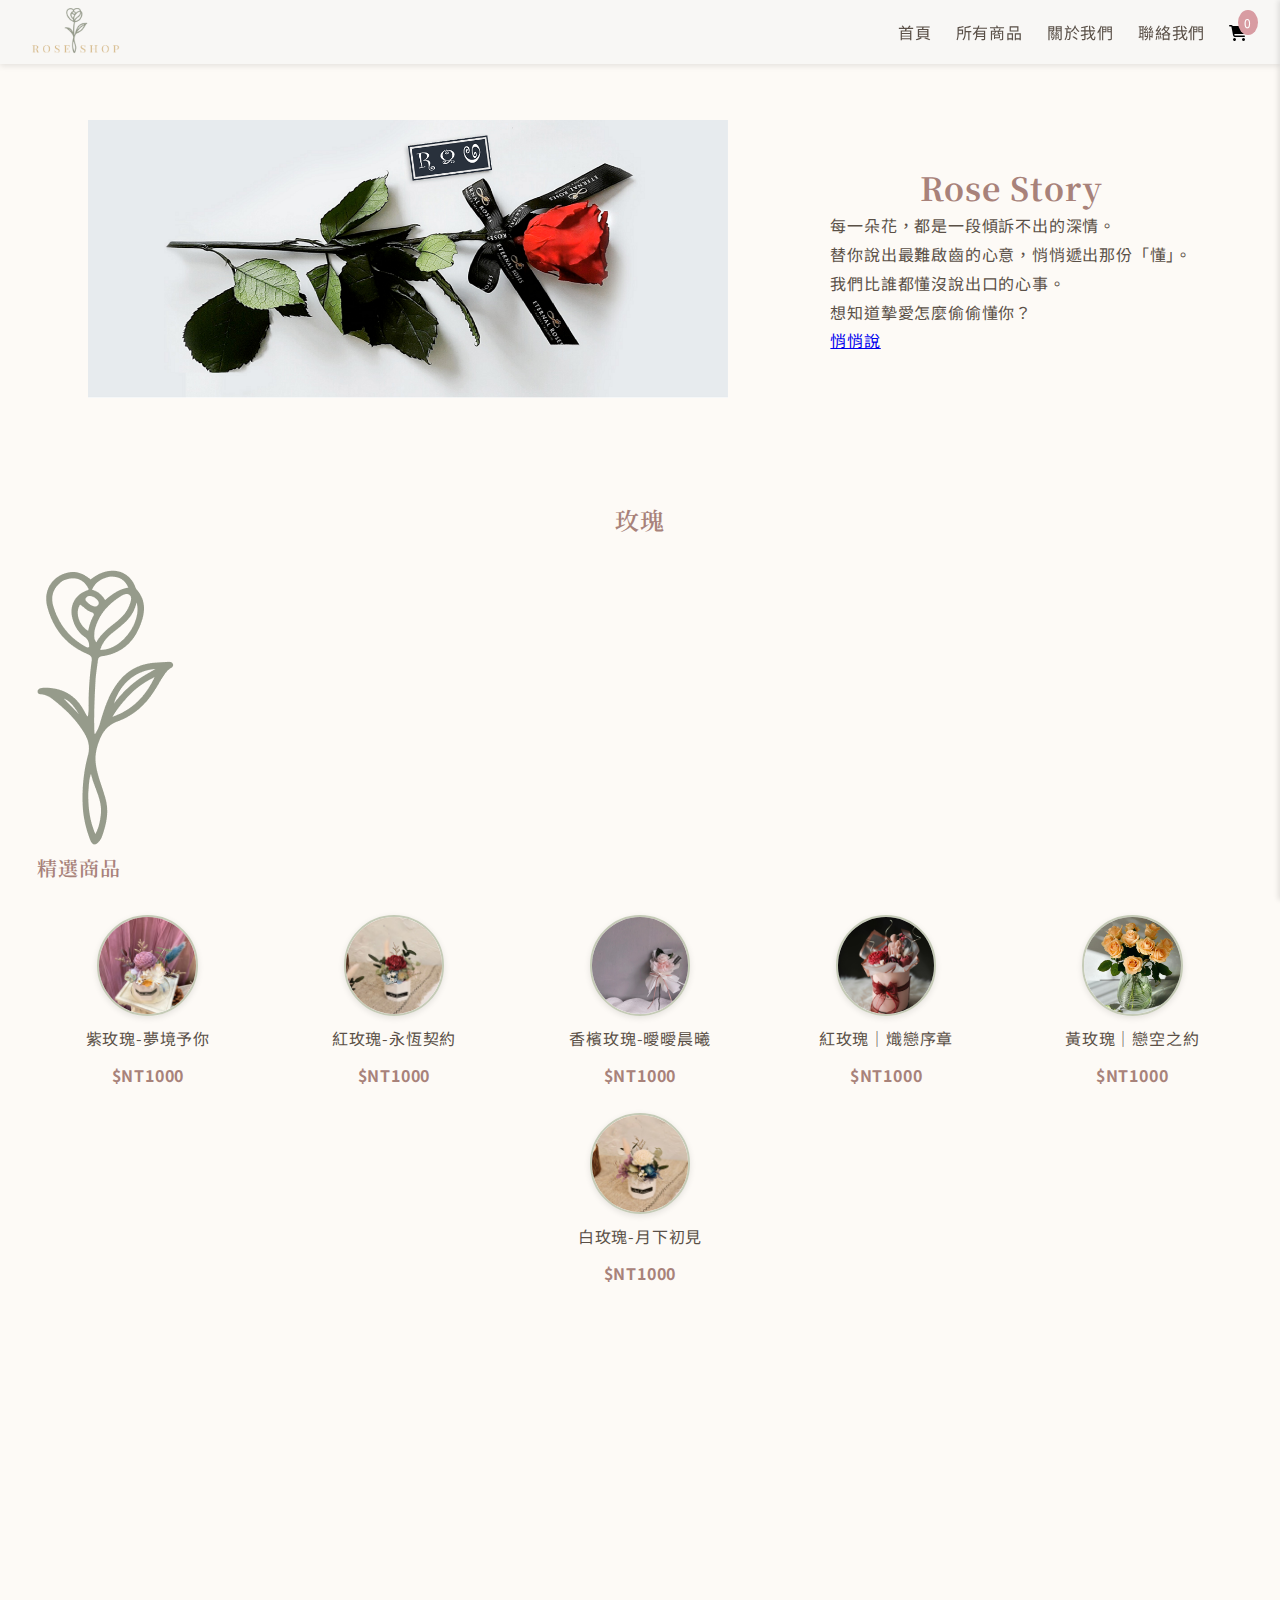
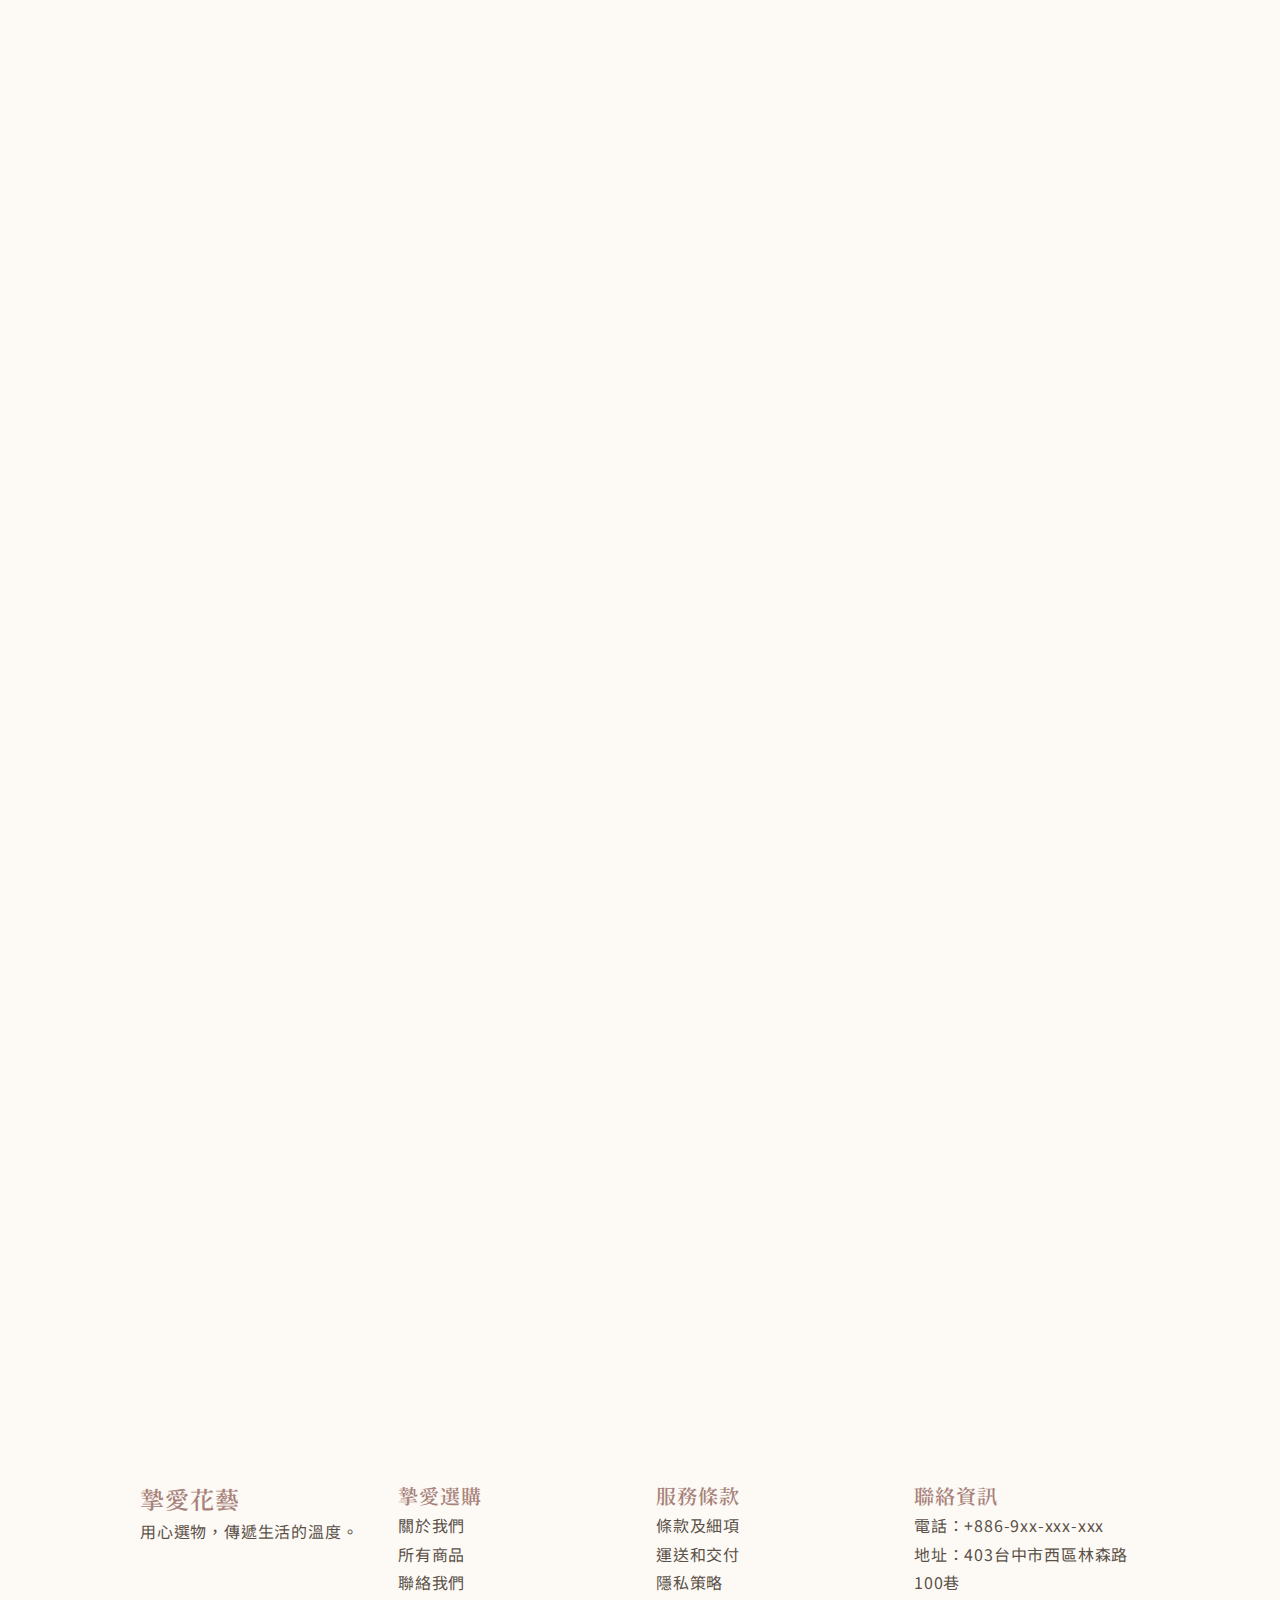
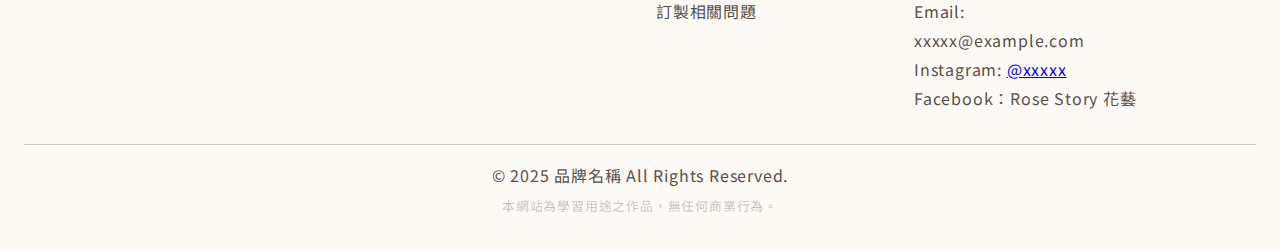
<file: index.html>
<!DOCTYPE html>
<html lang="zh-Hant">
  <head>
    <meta charset="UTF-8" />
    <meta name="viewport" content="width=device-width, initial-scale=1.0" />
    <title>摯愛花藝</title>

    <link
      rel="stylesheet"
      href="https://cdnjs.cloudflare.com/ajax/libs/font-awesome/6.5.0/css/all.min.css"
      integrity="sha512-..."
      crossorigin="anonymous"
      referrerpolicy="no-referrer"
    />
    <link rel="stylesheet" href="css/index.css" />
    <link rel="stylesheet" href="css/car.css" />
    <link rel="stylesheet" href="css/product-popup.css" />

    <link rel="icon" href="img/icon16.png" />
    <link rel="icon" href="img/icon32.png" type="image/png" />
    <link rel="apple-touch-icon" href="img/icon180.png" />
    <link rel="icon" href="img/icon192.png" />
  </head>
  <body>
    <!-- 第一個部分 導覽列 -->
    <header class="navbar">
      <!--Logo -->
      <div class="navbar__logo">
        <a href="index.html">
          <div class="logo">
            <img src="img/index/logo.png" alt="回到首頁" />
          </div>
        </a>
      </div>
      <div class="navbar__right">
        <!-- 手機選單 -->
        <div class="navbar-list">
          <nav class="navbar__links">
            <a href="index.html">首頁</a>
            <a href="product.html">所有商品</a>
            <a href="about.html">關於我們</a>
            <a href="contact.html">聯絡我們</a>
          </nav>
        </div>
        <!-- 購物車 -->
        <div class="cart-link" id="cartLink">
          <i class="fa fa-shopping-cart"></i>
          <span id="cart-count" class="cart-count"></span>
        </div>
        <!-- 手機漢堡 -->
        <div class="navbar__toggle" id="navbar-toggle">
          <span></span>
          <span></span>
          <span></span>
        </div>
      </div>
    </header>

    <!-- 第二個部分 關於我們 -->
    <section class="about-section fade-in">
      <div class="about-section__img">
        <img src="img/ad.png" alt="形象圖" />
      </div>

      <div class="about-section__txt">
        <h1>Rose Story</h1>
        <p>
          每一朵花，都是一段傾訴不出的深情。<br />
          替你說出最難啟齒的心意，悄悄遞出那份「懂」。
        </p>
        <div class="cta">
          <p class="cta-lead">
            我們比誰都懂沒說出口的心事。<br />想知道摯愛怎麼偷偷懂你？
          </p>
          <a href="#" class="cta-btn">悄悄說</a>
        </div>
      </div>
    </section>

    <!-- 第三個部分 精選商品-->
    <section class="product-section fade-in">
      <div class="product-section__title"><h2>玫瑰</h2></div>
      <div class="product-section__subtitle">
        <div><img src="img/Vector.png" alt="裝飾" /></div>
        <h3>精選商品</h3>
      </div>

      <div class="product-list">
        <!-- 商品 -->
        <div
          class="product-item product"
          onclick="openModal(this)"
          data-name="夢境予你｜紫玫瑰花束"
          data-category="經典系列"
          data-img="img/index/5178.jpg"
          data-description="紫色玫瑰如同夢境，神秘又浪漫，是只屬於愛人的溫柔祝福。"
          data-price="$NT1000"
          data-span="🌹 主花材：紫玫瑰＋薰衣草＋銀葉菊
               📏 尺寸：小型／中型（9朵／19朵）
               📦 保存方式：永生花（主打「可以保存好幾年」的夢幻感）"
        >
          <div class="product-item__img">
            <img src="img/index/5178.jpg" alt="" />
          </div>
          <div class="product-item__info">
            <p>紫玫瑰-夢境予你</p>
            <span>$NT1000</span>
          </div>
        </div>

        <!-- 商品 -->
        <div
          class="product-item product"
          onclick="openModal(this)"
          data-name="永恆契約｜經典紅玫瑰花束"
          data-category="經典系列"
          data-img="img/index/513.jpg"
          data-description="深紅色玫瑰象徵永不熄滅的愛戀，每一朵都是為你許下的真心承諾。"
          data-price="NT$1000"
          data-span="🌹 花材搭配：紅玫瑰＋白滿天星＋尤加利葉
             📏 尺寸：中型／大型（21朵／33朵）
             📦 保存方式：鮮花"
        >
          <div class="product-item__img">
            <img src="img/index/513.jpg" alt="永恆契約｜經典紅玫瑰花束" />
          </div>
          <div class="product-item__info">
            <p>紅玫瑰-永恆契約</p>
            <span>$NT1000</span>
          </div>
        </div>

        <!-- 商品 -->
        <div
          class="product-item product"
          data-name="曖曖晨曦｜香檳玫瑰花束"
          onclick="openModal(this)"
          data-category="經典系列"
          data-img="img/index/4707.jpg"
          data-description="香檳色玫瑰輕輕訴說著溫柔晨光中的甜蜜祝福。"
          data-price="$NT1000"
          data-span="🌹 香檳玫瑰＋白米花＋小葉尤加利
               📏 尺寸：中型（19～21朵）
               📦 保存方式：鮮花"
        >
          <div class="product-item__img">
            <img src="img/index/4707.jpg" alt="香檳玫瑰-曖曖晨曦" />
          </div>
          <div class="product-item__info">
            <p>香檳玫瑰-曖曖晨曦</p>
            <span>$NT1000</span>
          </div>
        </div>

        <!-- 商品 -->
        <div
          class="product-item product"
          data-name="紅玫瑰｜熾戀序章"
          onclick="openModal(this)"
          data-category="經典系列"
          data-img="img/index/mat.jpg"
          data-description="「有些悸動，不需言語——只消一眼，已然淪陷。」
          一抹熾紅，藏在精緻盒裝之中。
          以經典紅玫瑰為主角，描繪心動初綻的那一刻，如愛情序幕悄然開啟。"
          data-price="$NT1000"
          data-span="🌹 主花材：紅玫瑰＋造型裝飾（依季節搭配花藝師選材）
          📏 尺寸：盒裝（約高18cm × 寬22cm）
          📦 保存方式：鮮花"
        >
          <div class="product-item__img">
            <img src="img/index/mat.jpg" alt="熾戀序章｜紅玫瑰" />
          </div>
          <div class="product-item__info">
            <p>紅玫瑰｜熾戀序章</p>
            <span>$NT1000</span>
          </div>
        </div>

        <!-- 商品 -->
        <div
          class="product-item product"
          data-name="戀空之約｜黃玫瑰花束"
          onclick="openModal(this)"
          data-category="經典系列"
          data-img="img/index/larissafarber.jpg"
          data-description="罕見的黃玫瑰，如同蛋黃般的夕陽，象徵堅定而自由的愛。"
          data-price="$NT1000"
          data-span="🌹 主花材：黃玫瑰
               📏 尺寸：小型／中型（11朵／19朵）
               📦 保存方式：鮮花）"
          data-thumbs="img/index/larissafarber.jpg, img/index/unaizat97.jpg, img/index/nganduong (2).jpg"
        >
          <div class="product-item__img">
            <img src="img/index/larissafarber.jpg" alt="戀空之約｜黃玫瑰花束" />
          </div>
          <div class="product-item__info">
            <p>黃玫瑰｜戀空之約</p>
            <span>$NT1000</span>
          </div>
        </div>

        <!-- 商品 -->
        <div
          class="product-item product"
          data-name="月下初見｜白玫瑰花束"
          onclick="openModal(this)"
          data-category="經典系列"
          data-img="img/index/513745.jpg"
          data-description="白玫瑰純淨無瑕，猶如月光下的初遇，美好而令人心醉。"
          data-price="$NT1000"
          data-span="🌹 主花材：紅玫瑰 + 滿天星
               📏 尺寸：約長25cm × 寬18cm
               📦 保存方式：常溫 / 乾燥陰涼處"
        >
          <div class="product-item__img">
            <img src="img/index/513745.jpg" alt="柔粉優雅｜浪漫粉白花束" />
          </div>
          <div class="product-item__info">
            <p>白玫瑰-月下初見</p>
            <span>$NT1000</span>
          </div>
        </div>
      </div>
    </section>

    <!-- 第三個部分 商品-->
    <div class="product-section_all fade-in">
      <div class="product-section__subtitle">
        <div><img src="img/Vector.png" alt="裝飾" /></div>
        <h3>所有商品</h3>
      </div>

      <div class="product-list_all">
        <!-- 商品 -->
        <div
          class="product-item product-card product"
          data-img="img/index/zabinski.jpg"
          data-name="柔粉優雅｜浪漫粉白花束"
          data-category="浪漫系列"
          data-description="讓溫柔與典雅化作一束永不凋謝的祝福
          以浪漫柔和的粉白色系為基調，融合多種細膩花材與質感包裝，展現細膩卻不浮誇的品味。"
          data-price="NT$999"
          data-span="🌹 主花材：永生康乃馨、永生玫瑰、粉色繡球花、白色滿天星。
          📏 尺寸：高約 25 cm × 直徑約 20 cm（含花材整體）。
          📦 保存方式：請置於乾燥通風處，避免陽光直射與潮濕。"
          data-thumbs="img/index/zabinski.jpg, img/index/nganduong.jpg, img/index/jude.jpg"
        >
          <div class="product-item__img">
            <img src="img/index/zabinski.jpg" alt="浪漫粉白花束" />
          </div>
          <div class="product-item__info">
            <h4>柔粉優雅｜浪漫粉白花束</h4>
            <p>
              讓溫柔與典雅化作一束永不凋謝的祝福<br />
              以浪漫柔和的粉白色系為基調，融合多種細膩花材與質感包裝，展現細膩卻不浮誇的品味。
            </p>
            <div class="price-line">
              <span class="price">$NT999</span>
              <div class="line"></div>
            </div>
          </div>
        </div>

        <!-- 商品 -->
        <div
          class="product-item product-card product"
          data-img="img/index/goods.jpg"
          data-name="此生摯愛｜99朵紅玫瑰花束"
          data-category="高級系列"
          data-description="99朵紅玫瑰，寓意「長長久久」，為摯愛獻上最真摯的誓言。"
          data-price="NT$690"
          data-span="🌹 主花材：99朵紅玫瑰（無配花或少量尤加利葉）
          📏 尺寸：超大型（99朵）
          📦 保存方式：鮮花"
          data-thumbs="img/index/goods.jpg, img/index/sonkaya.jpg, img/index/sanchez.jpg"
        >
          <div class="product-item__img">
            <img src="img/index/goods.jpg" alt="此生摯愛｜99朵紅玫瑰花束" />
          </div>
          <div class="product-item__info">
            <h4>此生摯愛｜99朵紅玫瑰花束</h4>
            <p>99朵紅玫瑰，寓意「長長久久」，為摯愛獻上最真摯的誓言。</p>
            <div class="price-line">
              <span class="price">$NT690</span>
              <div class="line"></div>
            </div>
          </div>
        </div>

        <!-- 商品 -->
        <div
          class="product-item product-card product"
          data-img="img/index/goodssjpg.jpg"
          data-name="微光悸動｜粉裸玫瑰花束"
          data-category="浪漫系列"
          data-description="柔和的裸粉色，如同心動時悄悄綻放的微光，溫柔又悸動。"
          data-price="NT$880"
          data-span="🌹 主花材：裸粉玫瑰＋白蠟花＋銀葉菊
          📏 尺寸：小型／中型（11朵／19朵）
          📦 保存方式：鮮花或永生花（都可以）"
          data-thumbs="img/index/goodssjpg.jpg, img/index/garden.jpg, img/index/kravtsova.jpg"
        >
          <div class="product-item__img">
            <img src="img/index/goodssjpg.jpg" alt="" />
          </div>
          <div class="product-item__info">
            <h4>微光悸動｜粉裸玫瑰花束</h4>
            <p>柔和的裸粉色，如同心動時悄悄綻放的微光，溫柔又悸動。</p>
            <div class="price-line">
              <span class="price">$NT880</span>
              <div class="line"></div>
            </div>
          </div>
        </div>
      </div>
    </div>

    <!-- 第四個部分 聯絡我們-->
    <footer class="footer">
      <div class="footer__content">
        <div class="footer__brand">
          <h2>摯愛花藝</h2>
          <p>用心選物，傳遞生活的溫度。</p>
        </div>

        <div class="footer__nav">
          <h3>摯愛選購</h3>
          <ul>
            <li class="unfinished"><a href="#">關於我們</a></li>
            <li><a href="product.html">所有商品</a></li>
            <li><a href="contact.html">聯絡我們</a></li>
          </ul>
        </div>
        <div class="footer__txt">
          <h3>服務條款</h3>
          <p>條款及細項</p>
          <p>運送和交付</p>
          <p>隱私策略</p>
          <p>訂製相關問題</p>
        </div>
        <div class="footer__contact">
          <h3>聯絡資訊</h3>
          <p>電話：+886-9xx-xxx-xxx</p>
          <p>地址：403台中市西區林森路100巷</p>
          <p>Email: xxxxx@example.com</p>
          <p>Instagram: <a href="*" target="_blank">@xxxxx</a></p>
          <p>Facebook：Rose Story 花藝</p>
        </div>
      </div>

      <div class="footer__bottom">
        <p>&copy; 2025 品牌名稱 All Rights Reserved.</p>
        <span>本網站為學習用途之作品，無任何商業行為。</span>
      </div>
    </footer>

    <!-- 購物車側邊 -->
    <div id="cartSidebar" class="cart-sidebar">
      <p id="emptyCartMessage" class="empty-message">購物車空囉～</p>
      <ul id="cartItemsList"></ul>

      <template id="cart-item-template">
        <li>
          <div class="cart-item">
            <div class="item-info">
              <img src="" alt="" class="item-img" />
              <strong class="item-name"></strong>
            </div>
            <div class="item-detail">
              <div class="item-detail2">
                <span class="item-qty"></span>
                <span class="item-price"></span>
              </div>
              <button class="delete-btn" data-index="">
                <svg
                  xmlns="http://www.w3.org/2000/svg"
                  xmlns:xlink="http://www.w3.org/1999/xlink"
                  version="1.1"
                  id="Layer_1"
                  x="0px"
                  y="0px"
                  width="100%"
                  viewBox="0 0 512 512"
                  enable-background="new 0 0 512 512"
                  xml:space="preserve"
                >
                  <path
                    fill="none"
                    opacity="1.000000"
                    stroke="none"
                    d=" M308.000000,1.000001   C376.298645,1.000000 444.597290,1.000000 512.947998,1.000000   C512.947998,171.545349 512.947998,342.090729 512.947998,513.000000   C464.979706,513.000000 416.958527,513.000000 368.219757,512.654663   C371.808563,510.494171 376.356476,509.099762 380.378876,506.790161   C396.618439,497.465607 407.590118,484.130463 409.937866,465.030945   C411.341309,453.613586 411.951202,442.100311 413.029663,430.640656   C413.520020,425.430359 414.246277,420.240906 414.931458,415.050720   C415.431793,411.260651 411.990723,406.539124 408.251648,406.013672   C403.489197,405.344360 399.516022,407.950012 399.050201,412.607086   C397.579102,427.314209 396.139313,442.029663 395.056702,456.769012   C394.041382,470.591644 388.072632,481.639038 377.160583,489.901978   C367.778900,497.006073 356.584076,497.936920 345.332703,497.973724   C319.837006,498.057098 294.340088,498.121674 268.845032,497.971313   C231.247711,497.749573 193.647873,497.544189 156.056992,496.883118   C143.511932,496.662506 134.375854,489.443817 126.895622,479.801239   C119.598778,470.395050 119.210121,459.121399 118.069664,448.113373   C116.475273,432.723755 115.322823,417.288025 114.018791,401.868866   C112.658882,385.789093 111.358353,369.704346 110.004372,353.624084   C108.692009,338.038025 107.329430,322.456177 106.017021,306.870117   C104.663315,290.793671 103.285759,274.718872 102.024284,258.635071   C100.619675,240.726379 99.334976,222.808243 97.996346,204.894363   C97.652252,200.289520 97.362999,195.679565 96.942604,191.081665   C95.656227,177.012741 94.293144,162.950806 93.011658,148.881454   C92.420441,142.390442 91.949570,135.888443 91.392258,128.997299   C98.279976,128.997299 105.091599,129.077423 111.900314,128.971207   C117.080971,128.890411 121.054482,125.223892 120.996979,120.848274   C120.931030,115.829926 117.651627,113.003365 111.867989,113.001465   C97.870193,112.996864 83.870186,113.156647 69.875191,112.958603   C53.471905,112.726471 45.713158,99.557838 49.997215,86.885803   C52.702179,78.884659 60.876835,74.003426 71.071457,74.003044   C194.885269,73.998444 318.699097,74.000046 442.512909,74.000107   C443.346100,74.000107 444.186279,73.930916 445.011475,74.012428   C460.747345,75.566879 468.348450,87.118752 463.937653,100.468025   C461.377075,108.217690 453.017944,112.993332 443.025818,112.995651   C400.032593,113.005653 357.039368,112.999962 314.046143,113.000000   C258.888184,113.000038 203.730164,113.030075 148.572342,112.934982   C144.755188,112.928406 141.701752,113.990173 140.968079,117.674980   C140.461014,120.221649 140.588043,124.101952 142.143631,125.560585   C144.317032,127.598549 148.084564,128.858536 151.172989,128.864365   C239.658722,129.031113 328.144836,128.998871 416.630890,128.998901   C418.682404,128.998901 420.733948,128.998901 422.790222,128.998901   C422.141907,134.828888 421.441772,139.864426 421.044647,144.923752   C419.640015,162.818604 418.339539,180.721634 416.998444,198.621475   C416.641022,203.392288 416.351013,208.169449 415.906555,212.932175   C414.638641,226.518234 413.205902,240.089645 412.034729,253.683746   C411.186157,263.533264 410.756622,273.418427 409.951691,283.272308   C408.719330,298.358307 407.309601,313.429779 406.007568,328.510193   C405.597046,333.264709 405.310699,338.029816 404.932098,342.787231   C403.965454,354.934357 402.904938,367.074860 402.090179,379.231995   C401.983276,380.827301 402.620544,383.340088 403.738068,383.974274   C406.284546,385.419342 409.580505,387.122101 412.138275,386.599152   C415.979431,385.813782 417.814240,382.168060 418.009613,378.043152   C418.322174,371.443817 418.542969,364.833771 419.102234,358.253754   C420.299622,344.166046 421.761932,330.100952 422.973633,316.014374   C423.793488,306.483521 424.261566,296.922394 425.082916,287.391693   C426.297150,273.302338 427.761871,259.234558 428.973053,245.144958   C429.792175,235.616104 430.229309,226.054123 431.069305,216.527405   C432.267883,202.934280 433.785309,189.369110 434.963562,175.774414   C435.817932,165.916687 436.246490,156.022507 437.052582,146.159927   C437.514252,140.511047 438.351105,134.892822 438.920532,130.091202   C446.453247,128.632126 453.627625,128.422607 459.783539,125.811745   C473.900360,119.824509 481.244781,108.890640 481.108551,92.980873   C480.987152,78.808533 474.679810,68.444946 462.421539,62.499378   C456.330536,59.545113 448.884796,58.271206 442.029419,58.192322   C406.373108,57.782017 370.709534,58.001137 335.048492,58.001102   C333.125031,58.001099 331.201538,58.001102 329.000092,58.001102   C329.000092,49.794697 328.984528,42.314045 329.003357,34.833481   C329.041382,19.720657 322.741516,8.693661 308.459320,2.728255   C308.124054,2.588229 308.145111,1.595176 308.000000,1.000001  M345.467926,301.000031   C346.978851,283.291412 348.516541,265.585022 349.984680,247.872849   C350.434540,242.445328 350.599060,236.993973 351.060303,231.567642   C351.979218,220.758362 353.212463,209.971878 353.919861,199.150085   C354.302124,193.301956 351.968384,191.123169 346.563080,191.001007   C341.328033,190.882690 338.406189,193.730392 337.970612,198.914474   C337.076782,209.551544 335.895203,220.164917 335.042297,230.804886   C333.608276,248.694443 332.337769,266.597107 330.999512,284.494324   C330.642883,289.263611 330.348114,294.038361 329.924591,298.801666   C328.642914,313.215240 327.257599,327.619720 326.019958,342.036957   C325.231476,351.221344 324.723114,360.429779 323.930634,369.613770   C322.503326,386.155029 320.892120,402.680573 319.504517,419.225006   C319.141296,423.555847 322.415070,427.192596 326.691742,427.863403   C330.454437,428.453613 334.461670,425.695435 334.946198,421.294281   C336.489990,407.270477 337.755310,393.214111 338.972076,379.156799   C339.796722,369.629608 340.291748,360.074310 341.053284,350.541107   C342.349854,334.309814 343.740204,318.085968 345.467926,301.000031  M179.999695,248.403564   C179.667328,244.965622 179.278717,241.532028 179.012482,238.088974   C177.984695,224.797653 177.022003,211.501282 175.978745,198.211212   C175.610352,193.518478 172.271149,190.838760 167.227173,191.001511   C162.033081,191.169113 159.949356,193.261093 160.050552,198.792435   C160.119644,202.568161 160.723114,206.331161 160.988831,210.106796   C161.695236,220.143967 162.175232,230.200165 163.060837,240.220917   C164.579636,257.406403 166.390656,274.565826 167.978714,291.745483   C169.068634,303.536346 169.991058,315.342712 170.984314,327.142487   C172.323898,343.056610 173.732040,358.965393 174.971176,374.887360   C175.777328,385.245667 176.234512,395.631165 177.047150,405.988892   C177.442551,411.028442 178.078415,416.072235 179.001068,421.040649   C179.891098,425.833466 183.691635,428.587830 187.572617,427.800415   C192.153595,426.870972 194.636917,423.445435 194.226318,418.643005   C193.482956,409.948456 192.749512,401.253052 192.007355,392.558411   C190.677231,376.975281 189.328186,361.393738 188.015900,345.809113   C186.662323,329.734039 185.343887,313.655975 184.008789,297.579346   C182.673447,281.499847 181.336533,265.420502 179.999695,248.403564  M264.999237,262.500000   C264.999420,241.505920 265.025940,220.511749 264.950562,199.517944   C264.944397,197.804214 264.623291,195.875153 263.791504,194.422333   C261.499512,190.419189 257.448639,190.183685 253.730759,191.297928   C250.086487,192.390152 248.941879,195.584061 248.947449,199.466202   C249.025528,253.784103 249.000656,308.102142 249.000763,362.420166   C249.000809,381.248199 248.866837,400.078308 249.162689,418.901703   C249.201538,421.373596 250.798431,424.864899 252.778214,426.070953   C259.287994,430.036682 264.997192,426.234802 264.997742,418.456299   C265.001404,366.804199 264.999390,315.152100 264.999237,262.500000  z"
                  />
                  <path
                    fill="none"
                    opacity="1.000000"
                    stroke="none"
                    d=" M146.000000,513.000000   C97.691208,513.000000 49.382412,513.000000 1.036809,513.000000   C1.036809,342.444519 1.036809,171.889053 1.036809,1.000000   C69.020531,1.000000 137.041611,1.000000 205.860779,1.281396   C206.186035,2.004303 205.788010,2.658894 205.229034,2.855185   C197.512604,5.564999 191.714722,10.774691 188.682175,18.094181   C186.496231,23.370247 185.585724,29.368401 185.141495,35.124367   C184.560074,42.657715 184.998978,50.269806 184.998978,58.001122   C182.170776,58.001122 180.176086,58.001125 178.181381,58.001125   C142.866470,58.001133 107.551468,57.965897 72.236755,58.048790   C68.138573,58.058407 63.896496,58.162838 59.970127,59.182301   C44.300728,63.250778 35.185299,73.104485 33.290226,86.739754   C30.872883,104.132828 35.614510,116.189980 51.350697,124.365593   C58.204243,127.926292 66.616539,128.486771 75.027031,130.586090   C75.133133,130.973099 75.825493,132.513733 75.947685,134.098328   C77.023720,148.052414 77.993172,162.014694 79.005829,175.973709   C79.339813,180.577560 79.658249,185.183380 80.069466,189.780624   C81.357849,204.184326 82.741165,218.579712 83.980927,232.987503   C84.771782,242.178436 85.279037,251.393890 86.081955,260.583618   C87.311745,274.658966 88.762962,288.715057 89.973679,302.791931   C90.792923,312.317169 91.236404,321.874878 92.070251,331.398621   C93.274185,345.149170 94.793304,358.872406 95.961479,372.625671   C96.825989,382.803772 97.229713,393.020477 98.046127,403.203369   C99.268791,418.453247 100.602676,433.695190 102.033371,448.927002   C102.661598,455.615387 102.952888,462.446198 104.593681,468.908539   C110.049362,490.395966 123.222244,504.858856 144.845398,511.132111   C145.367004,511.283478 145.621124,512.356750 146.000000,513.000000  z"
                  />
                  <path
                    fill="currentColor"
                    opacity="1.000000"
                    stroke="none"
                    d=" M146.468658,513.000000   C145.621124,512.356750 145.367004,511.283478 144.845398,511.132111   C123.222244,504.858856 110.049362,490.395966 104.593681,468.908539   C102.952888,462.446198 102.661598,455.615387 102.033371,448.927002   C100.602676,433.695190 99.268791,418.453247 98.046127,403.203369   C97.229713,393.020477 96.825989,382.803772 95.961479,372.625671   C94.793304,358.872406 93.274185,345.149170 92.070251,331.398621   C91.236404,321.874878 90.792923,312.317169 89.973679,302.791931   C88.762962,288.715057 87.311745,274.658966 86.081955,260.583618   C85.279037,251.393890 84.771782,242.178436 83.980927,232.987503   C82.741165,218.579712 81.357849,204.184326 80.069466,189.780624   C79.658249,185.183380 79.339813,180.577560 79.005829,175.973709   C77.993172,162.014694 77.023720,148.052414 75.947685,134.098328   C75.825493,132.513733 75.133133,130.973099 75.027031,130.586090   C66.616539,128.486771 58.204243,127.926292 51.350697,124.365593   C35.614510,116.189980 30.872883,104.132828 33.290226,86.739754   C35.185299,73.104485 44.300728,63.250778 59.970127,59.182301   C63.896496,58.162838 68.138573,58.058407 72.236755,58.048790   C107.551468,57.965897 142.866470,58.001133 178.181381,58.001125   C180.176086,58.001125 182.170776,58.001122 184.998978,58.001122   C184.998978,50.269806 184.560074,42.657715 185.141495,35.124367   C185.585724,29.368401 186.496231,23.370247 188.682175,18.094181   C191.714722,10.774691 197.512604,5.564999 205.229034,2.855185   C205.788010,2.658894 206.186035,2.004303 206.329437,1.281396   C239.687561,1.000000 273.375122,1.000000 307.531342,1.000001   C308.145111,1.595176 308.124054,2.588229 308.459320,2.728255   C322.741516,8.693661 329.041382,19.720657 329.003357,34.833481   C328.984528,42.314045 329.000092,49.794697 329.000092,58.001102   C331.201538,58.001102 333.125031,58.001099 335.048492,58.001102   C370.709534,58.001137 406.373108,57.782017 442.029419,58.192322   C448.884796,58.271206 456.330536,59.545113 462.421539,62.499378   C474.679810,68.444946 480.987152,78.808533 481.108551,92.980873   C481.244781,108.890640 473.900360,119.824509 459.783539,125.811745   C453.627625,128.422607 446.453247,128.632126 438.920532,130.091202   C438.351105,134.892822 437.514252,140.511047 437.052582,146.159927   C436.246490,156.022507 435.817932,165.916687 434.963562,175.774414   C433.785309,189.369110 432.267883,202.934280 431.069305,216.527405   C430.229309,226.054123 429.792175,235.616104 428.973053,245.144958   C427.761871,259.234558 426.297150,273.302338 425.082916,287.391693   C424.261566,296.922394 423.793488,306.483521 422.973633,316.014374   C421.761932,330.100952 420.299622,344.166046 419.102234,358.253754   C418.542969,364.833771 418.322174,371.443817 418.009613,378.043152   C417.814240,382.168060 415.979431,385.813782 412.138275,386.599152   C409.580505,387.122101 406.284546,385.419342 403.738068,383.974274   C402.620544,383.340088 401.983276,380.827301 402.090179,379.231995   C402.904938,367.074860 403.965454,354.934357 404.932098,342.787231   C405.310699,338.029816 405.597046,333.264709 406.007568,328.510193   C407.309601,313.429779 408.719330,298.358307 409.951691,283.272308   C410.756622,273.418427 411.186157,263.533264 412.034729,253.683746   C413.205902,240.089645 414.638641,226.518234 415.906555,212.932175   C416.351013,208.169449 416.641022,203.392288 416.998444,198.621475   C418.339539,180.721634 419.640015,162.818604 421.044647,144.923752   C421.441772,139.864426 422.141907,134.828888 422.790222,128.998901   C420.733948,128.998901 418.682404,128.998901 416.630890,128.998901   C328.144836,128.998871 239.658722,129.031113 151.172989,128.864365   C148.084564,128.858536 144.317032,127.598549 142.143631,125.560585   C140.588043,124.101952 140.461014,120.221649 140.968079,117.674980   C141.701752,113.990173 144.755188,112.928406 148.572342,112.934982   C203.730164,113.030075 258.888184,113.000038 314.046143,113.000000   C357.039368,112.999962 400.032593,113.005653 443.025818,112.995651   C453.017944,112.993332 461.377075,108.217690 463.937653,100.468025   C468.348450,87.118752 460.747345,75.566879 445.011475,74.012428   C444.186279,73.930916 443.346100,74.000107 442.512909,74.000107   C318.699097,74.000046 194.885269,73.998444 71.071457,74.003044   C60.876835,74.003426 52.702179,78.884659 49.997215,86.885803   C45.713158,99.557838 53.471905,112.726471 69.875191,112.958603   C83.870186,113.156647 97.870193,112.996864 111.867989,113.001465   C117.651627,113.003365 120.931030,115.829926 120.996979,120.848274   C121.054482,125.223892 117.080971,128.890411 111.900314,128.971207   C105.091599,129.077423 98.279976,128.997299 91.392258,128.997299   C91.949570,135.888443 92.420441,142.390442 93.011658,148.881454   C94.293144,162.950806 95.656227,177.012741 96.942604,191.081665   C97.362999,195.679565 97.652252,200.289520 97.996346,204.894363   C99.334976,222.808243 100.619675,240.726379 102.024284,258.635071   C103.285759,274.718872 104.663315,290.793671 106.017021,306.870117   C107.329430,322.456177 108.692009,338.038025 110.004372,353.624084   C111.358353,369.704346 112.658882,385.789093 114.018791,401.868866   C115.322823,417.288025 116.475273,432.723755 118.069664,448.113373   C119.210121,459.121399 119.598778,470.395050 126.895622,479.801239   C134.375854,489.443817 143.511932,496.662506 156.056992,496.883118   C193.647873,497.544189 231.247711,497.749573 268.845032,497.971313   C294.340088,498.121674 319.837006,498.057098 345.332703,497.973724   C356.584076,497.936920 367.778900,497.006073 377.160583,489.901978   C388.072632,481.639038 394.041382,470.591644 395.056702,456.769012   C396.139313,442.029663 397.579102,427.314209 399.050201,412.607086   C399.516022,407.950012 403.489197,405.344360 408.251648,406.013672   C411.990723,406.539124 415.431793,411.260651 414.931458,415.050720   C414.246277,420.240906 413.520020,425.430359 413.029663,430.640656   C411.951202,442.100311 411.341309,453.613586 409.937866,465.030945   C407.590118,484.130463 396.618439,497.465607 380.378876,506.790161   C376.356476,509.099762 371.808563,510.494171 367.751099,512.654663   C294.312439,513.000000 220.624878,513.000000 146.468658,513.000000  M290.365112,16.000004   C267.380981,16.000071 244.396820,15.976773 221.412735,16.010504   C210.645599,16.026306 201.972565,21.624708 201.223877,30.226622   C200.437042,39.266754 201.047745,48.428524 201.047745,57.678062   C238.572861,57.678062 275.601166,57.678062 313.000092,57.678062   C313.000092,49.727749 313.000610,42.095062 312.999542,34.462376   C312.999390,33.296547 313.099121,32.118797 312.970978,30.966768   C311.949799,21.785461 303.620300,16.042719 290.365112,16.000004  z"
                  />
                  <path
                    fill="currentColor"
                    opacity="1.000000"
                    stroke="none"
                    d=" M345.279541,301.429504   C343.740204,318.085968 342.349854,334.309814 341.053284,350.541107   C340.291748,360.074310 339.796722,369.629608 338.972076,379.156799   C337.755310,393.214111 336.489990,407.270477 334.946198,421.294281   C334.461670,425.695435 330.454437,428.453613 326.691742,427.863403   C322.415070,427.192596 319.141296,423.555847 319.504517,419.225006   C320.892120,402.680573 322.503326,386.155029 323.930634,369.613770   C324.723114,360.429779 325.231476,351.221344 326.019958,342.036957   C327.257599,327.619720 328.642914,313.215240 329.924591,298.801666   C330.348114,294.038361 330.642883,289.263611 330.999512,284.494324   C332.337769,266.597107 333.608276,248.694443 335.042297,230.804886   C335.895203,220.164917 337.076782,209.551544 337.970612,198.914474   C338.406189,193.730392 341.328033,190.882690 346.563080,191.001007   C351.968384,191.123169 354.302124,193.301956 353.919861,199.150085   C353.212463,209.971878 351.979218,220.758362 351.060303,231.567642   C350.599060,236.993973 350.434540,242.445328 349.984680,247.872849   C348.516541,265.585022 346.978851,283.291412 345.279541,301.429504  z"
                  />
                  <path
                    fill="currentColor"
                    opacity="1.000000"
                    stroke="none"
                    d=" M180.000000,248.872330   C181.336533,265.420502 182.673447,281.499847 184.008789,297.579346   C185.343887,313.655975 186.662323,329.734039 188.015900,345.809113   C189.328186,361.393738 190.677231,376.975281 192.007355,392.558411   C192.749512,401.253052 193.482956,409.948456 194.226318,418.643005   C194.636917,423.445435 192.153595,426.870972 187.572617,427.800415   C183.691635,428.587830 179.891098,425.833466 179.001068,421.040649   C178.078415,416.072235 177.442551,411.028442 177.047150,405.988892   C176.234512,395.631165 175.777328,385.245667 174.971176,374.887360   C173.732040,358.965393 172.323898,343.056610 170.984314,327.142487   C169.991058,315.342712 169.068634,303.536346 167.978714,291.745483   C166.390656,274.565826 164.579636,257.406403 163.060837,240.220917   C162.175232,230.200165 161.695236,220.143967 160.988831,210.106796   C160.723114,206.331161 160.119644,202.568161 160.050552,198.792435   C159.949356,193.261093 162.033081,191.169113 167.227173,191.001511   C172.271149,190.838760 175.610352,193.518478 175.978745,198.211212   C177.022003,211.501282 177.984695,224.797653 179.012482,238.088974   C179.278717,241.532028 179.667328,244.965622 180.000000,248.872330  z"
                  />
                  <path
                    fill="currentColor"
                    opacity="1.000000"
                    stroke="none"
                    d=" M264.999237,263.000000   C264.999390,315.152100 265.001404,366.804199 264.997742,418.456299   C264.997192,426.234802 259.287994,430.036682 252.778214,426.070953   C250.798431,424.864899 249.201538,421.373596 249.162689,418.901703   C248.866837,400.078308 249.000809,381.248199 249.000763,362.420166   C249.000656,308.102142 249.025528,253.784103 248.947449,199.466202   C248.941879,195.584061 250.086487,192.390152 253.730759,191.297928   C257.448639,190.183685 261.499512,190.419189 263.791504,194.422333   C264.623291,195.875153 264.944397,197.804214 264.950562,199.517944   C265.025940,220.511749 264.999420,241.505920 264.999237,263.000000  z"
                  />
                  <path
                    fill="none"
                    opacity="1.000000"
                    stroke="none"
                    d=" M290.844086,16.000011   C303.620300,16.042719 311.949799,21.785461 312.970978,30.966768   C313.099121,32.118797 312.999390,33.296547 312.999542,34.462376   C313.000610,42.095062 313.000092,49.727749 313.000092,57.678062   C275.601166,57.678062 238.572861,57.678062 201.047745,57.678062   C201.047745,48.428524 200.437042,39.266754 201.223877,30.226622   C201.972565,21.624708 210.645599,16.026306 221.412735,16.010504   C244.396820,15.976773 267.380981,16.000071 290.844086,16.000011  z"
                  />
                </svg>
              </button>
            </div>
          </div>
        </li>
      </template>

      <!-- 結帳 -->
      <div class="checkout" id="checkoutNo">
        <a href="checkout.html"
          ><button class="checkout-btn" id="checkoutBtn">結帳</button></a
        >
      </div>
    </div>

    <!-- 商品視窗 -->
    <div id="productModal" class="modal">
      <div class="modal-content">
        <span class="close" onclick="closeModal()">&times;</span>
        <div class="modal-left">
          <div class="largeImg">
            <img src="img/index/goodssjpg.jpg" alt="大圖" class="large-img" />
          </div>
          <div class="small-images thumbnails">
            <img
              src="img/index/goods.jpg"
              alt="小圖1"
              class="small-img thumbnail"
            />
            <img
              src="img/index/good_s.jpg"
              alt="小圖2"
              class="small-img thumbnail"
            />
            <img
              src="img/index/goodssjpg.jpg"
              alt="小圖3"
              class="small-img thumbnail"
            />
          </div>
        </div>
        <div class="modal-right">
          <h2 class="modal-title">紅玫瑰花束</h2>
          <p class="modal-category">商品分類 / 玫瑰類</p>
          <p class="modal-description"></p>
          <p class="modal-price">$1200</p>

          <!-- 數量與加入購物車 -->
          <div class="Shopping-cart">
            <div class="shop-btn">
              <!-- 數量 -->
              <div class="quantity-container">
                <button class="quantity-button" id="decrease">-</button>
                <!-- <span class="quantity-display" id="quantity">1</span> -->
                <input
                  type="number"
                  id="quantity"
                  class="quantity-display"
                  value="1"
                  min="1"
                />
                <button class="quantity-button" id="increase">+</button>
              </div>
              <!-- 加入購物車 -->
              <button id="addToCartBtn" class="add-to-cart">
                <i class="fa fa-shopping-cart"></i>加入購物車
              </button>
            </div>

            <ul class="data-span">
              <li>顏色</li>
              <li>尺寸</li>
              <li>保存方式</li>
            </ul>
          </div>
        </div>
      </div>
    </div>

    <!----------共用 檔案 ----------->
    <script src="js/common/menu.js"></script>
    <script src="js/common/updateCartCount.js"></script>
    <!-- 購物車功能 -->
    <script src="js/common/cart.js" defer></script>

    <!----------特定 檔案 ----------->
    <script src="js/unfinished.js"></script>
    <script src="js/openModal.js"></script>
    <script src="js/increaseQuantity.js"></script>
  </body>
</html>
</file>
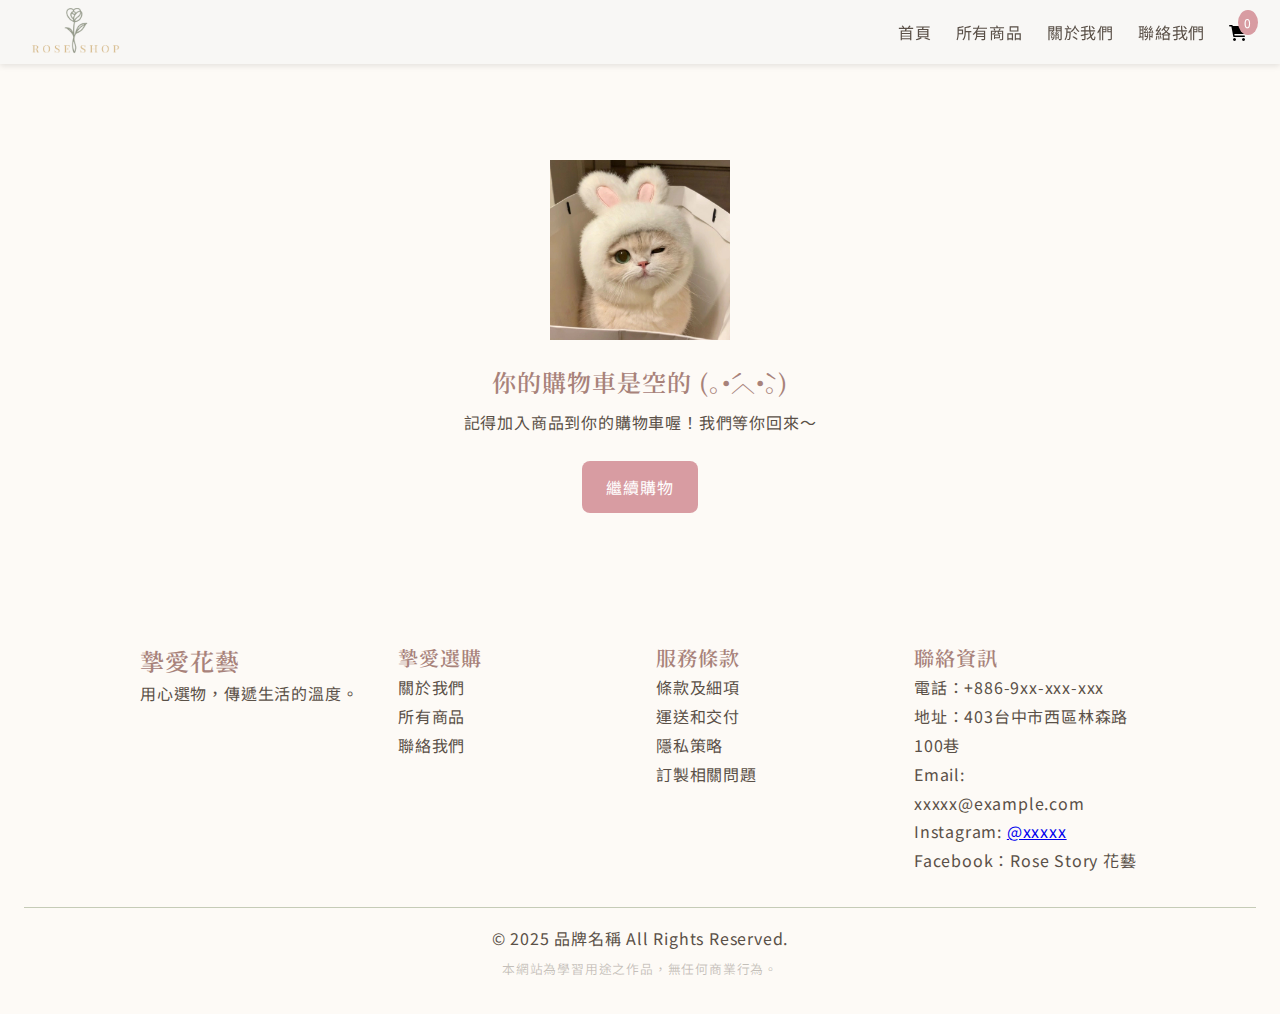
<file: checkout.html>
<!DOCTYPE html>
<html lang="zh-Hant">
  <head>
    <meta charset="UTF-8" />
    <meta name="viewport" content="width=device-width, initial-scale=1" />
    <title>結帳頁面｜摯愛花藝</title>
    <link rel="stylesheet" href="css/checkout.css" />
    <link
      rel="stylesheet"
      href="https://cdnjs.cloudflare.com/ajax/libs/font-awesome/6.0.0-beta3/css/all.min.css"
    />
  </head>
  <body>
    <!-- 第一個部分 導覽列 -->
    <header class="navbar">
      <!--Logo -->
      <div class="navbar__logo">
        <a href="index.html">
          <div class="logo">
            <img src="img/index/logo.png" alt="回到首頁" />
          </div>
        </a>
      </div>
      <div class="navbar__right">
        <!-- 手機選單 -->
        <div class="navbar-list">
          <nav class="navbar__links">
            <a href="index.html">首頁</a>
            <a href="product.html">所有商品</a>
            <a href="#" class="unfinished">關於我們</a>
            <a href="contact.html">聯絡我們</a>
          </nav>
        </div>
        <!-- 購物車 -->
        <div class="cart-link" id="cartLink">
          <i class="fa fa-shopping-cart"></i>
          <span id="cart-count" class="cart-count"></span>
        </div>
        <!-- 手機漢堡 -->
        <div class="navbar__toggle" id="navbar-toggle">
          <span></span>
          <span></span>
          <span></span>
        </div>
    </div>
      </div>
    </header>

    <!-- 當購物車為空 -->
    <section class="empty-cart">
      <img src="img/shopcat.jpg" alt="貓大人" />
      <h2>你的購物車是空的 (｡•́︿•̀｡)</h2>
      <p>記得加入商品到你的購物車喔！我們等你回來～</p>
      <a href="product.html" class="shop-btn">繼續購物</a>
    </section>

    <main class="checkout-container">
      <!-- 購物車摘要 -->
      <section class="cart-summary">
        <h2>購物車內容</h2>
        <ul id="checkoutCartList"></ul>
        <p class="checkout-Total">總金額：<span id="checkoutTotal">$0</span></p>
      </section>

      <!-- 購買人資訊 -->
      <section class="buyer-info">
        <h2>收件人資訊</h2>
        <form id="checkoutForm">
          <label>姓名：<input type="text" name="name" required /></label>
          <label>電話：<input type="tel" name="phone" required /></label>
          <label>Email：<input type="email" name="email" required /></label>
          <label>地址：<input type="text" name="address" required /></label>

          <!-- 配送方式 -->
          <label
            >配送方式：
            <select name="shipping">
              <option value="home">宅配</option>
              <option value="store">超商取貨</option>
            </select>
          </label>

          <!-- 付款方式 -->
          <label
            >付款方式：
            <select name="payment">
              <option value="credit">信用卡</option>
              <option value="atm">ATM 轉帳</option>
              <option value="cod">貨到付款</option>
            </select>
          </label>

          <label>
            <input type="checkbox" required /> 我已閱讀並同意服務條款
          </label>

          <button type="submit" class="checkout-btn">送出訂單</button>
        </form>
      </section>
    </main>

    <!-- 第四個部分 聯絡我們-->
    <footer class="footer">
      <div class="footer__content">
        <div class="footer__brand">
          <h2>摯愛花藝</h2>
          <p>用心選物，傳遞生活的溫度。</p>
        </div>

        <div class="footer__nav">
          <h3>摯愛選購</h3>
          <ul>
            <li class="unfinished"><a href="#">關於我們</a></li>
            <li class="unfinished"><a href="#">所有商品</a></li>
            <li><a href="contact.html">聯絡我們</a></li>
          </ul>
        </div>
        <div class="footer__txt">
          <h3>服務條款</h3>
          <p>條款及細項</p>
          <p>運送和交付</p>
          <p>隱私策略</p>
          <p>訂製相關問題</p>
        </div>
        <div class="footer__contact">
          <h3>聯絡資訊</h3>
          <p>電話：+886-9xx-xxx-xxx</p>
          <p>地址：403台中市西區林森路100巷</p>
          <p>Email: xxxxx@example.com</p>
          <p>Instagram: <a href="*" target="_blank">@xxxxx</a></p>
          <p>Facebook：Rose Story 花藝</p>
        </div>
      </div>

      <div class="footer__bottom">
        <p>&copy; 2025 品牌名稱 All Rights Reserved.</p>
        <span>本網站為學習用途之作品，無任何商業行為。</span>
      </div>
    </footer>

    <script>
      document.addEventListener('DOMContentLoaded', function () {
        const cart = JSON.parse(localStorage.getItem('cart')) || [];
        const cartList = document.getElementById('checkoutCartList');
        const totalElement = document.getElementById('checkoutTotal');

        // 判斷購物車是否為空
        if (cart.length === 0) {
          document.querySelector('.empty-cart').style.display = 'block';
          document.querySelector('.buyer-info').style.display = 'none';
          document.querySelector('.cart-summary').style.display = 'none';
          return; // 不繼續執行 renderCart 等後續流程
        } else {
          document.querySelector('.empty-cart').style.display = 'none';
          document.querySelector('.buyer-info').style.display = 'block';
          document.querySelector('.cart-summary').style.display = 'block';
        }

        // 計算總金額
        let total = 0;

        // 顯示購物車內容
        function renderCart() {
          cartList.innerHTML = '';
          total = 0;

          cart.forEach((item, index) => {
            const li = document.createElement('li');
            li.classList.add('cart-item');
            li.innerHTML = `
              <img src="${item.img}" alt="${item.name}" class="cart-item-image">
              <div class="cart-item-info">
                <div class="cart-item-name">${item.name}</div>
                <div class="cart-item-details">${item.quantity} x ${item.price}</div>
              </div>
              <button class="delete-btn" data-index="${index}">
                <svg
                  xmlns="http://www.w3.org/2000/svg"
                  xmlns:xlink="http://www.w3.org/1999/xlink"
                  version="1.1"
                  id="Layer_1"
                  x="0px"
                  y="0px"
                  width="100%"
                  viewBox="0 0 512 512"
                  enable-background="new 0 0 512 512"
                  xml:space="preserve"
                >
                  <path
                    fill="none"
                    opacity="1.000000"
                    stroke="none"
                    d=" M308.000000,1.000001   C376.298645,1.000000 444.597290,1.000000 512.947998,1.000000   C512.947998,171.545349 512.947998,342.090729 512.947998,513.000000   C464.979706,513.000000 416.958527,513.000000 368.219757,512.654663   C371.808563,510.494171 376.356476,509.099762 380.378876,506.790161   C396.618439,497.465607 407.590118,484.130463 409.937866,465.030945   C411.341309,453.613586 411.951202,442.100311 413.029663,430.640656   C413.520020,425.430359 414.246277,420.240906 414.931458,415.050720   C415.431793,411.260651 411.990723,406.539124 408.251648,406.013672   C403.489197,405.344360 399.516022,407.950012 399.050201,412.607086   C397.579102,427.314209 396.139313,442.029663 395.056702,456.769012   C394.041382,470.591644 388.072632,481.639038 377.160583,489.901978   C367.778900,497.006073 356.584076,497.936920 345.332703,497.973724   C319.837006,498.057098 294.340088,498.121674 268.845032,497.971313   C231.247711,497.749573 193.647873,497.544189 156.056992,496.883118   C143.511932,496.662506 134.375854,489.443817 126.895622,479.801239   C119.598778,470.395050 119.210121,459.121399 118.069664,448.113373   C116.475273,432.723755 115.322823,417.288025 114.018791,401.868866   C112.658882,385.789093 111.358353,369.704346 110.004372,353.624084   C108.692009,338.038025 107.329430,322.456177 106.017021,306.870117   C104.663315,290.793671 103.285759,274.718872 102.024284,258.635071   C100.619675,240.726379 99.334976,222.808243 97.996346,204.894363   C97.652252,200.289520 97.362999,195.679565 96.942604,191.081665   C95.656227,177.012741 94.293144,162.950806 93.011658,148.881454   C92.420441,142.390442 91.949570,135.888443 91.392258,128.997299   C98.279976,128.997299 105.091599,129.077423 111.900314,128.971207   C117.080971,128.890411 121.054482,125.223892 120.996979,120.848274   C120.931030,115.829926 117.651627,113.003365 111.867989,113.001465   C97.870193,112.996864 83.870186,113.156647 69.875191,112.958603   C53.471905,112.726471 45.713158,99.557838 49.997215,86.885803   C52.702179,78.884659 60.876835,74.003426 71.071457,74.003044   C194.885269,73.998444 318.699097,74.000046 442.512909,74.000107   C443.346100,74.000107 444.186279,73.930916 445.011475,74.012428   C460.747345,75.566879 468.348450,87.118752 463.937653,100.468025   C461.377075,108.217690 453.017944,112.993332 443.025818,112.995651   C400.032593,113.005653 357.039368,112.999962 314.046143,113.000000   C258.888184,113.000038 203.730164,113.030075 148.572342,112.934982   C144.755188,112.928406 141.701752,113.990173 140.968079,117.674980   C140.461014,120.221649 140.588043,124.101952 142.143631,125.560585   C144.317032,127.598549 148.084564,128.858536 151.172989,128.864365   C239.658722,129.031113 328.144836,128.998871 416.630890,128.998901   C418.682404,128.998901 420.733948,128.998901 422.790222,128.998901   C422.141907,134.828888 421.441772,139.864426 421.044647,144.923752   C419.640015,162.818604 418.339539,180.721634 416.998444,198.621475   C416.641022,203.392288 416.351013,208.169449 415.906555,212.932175   C414.638641,226.518234 413.205902,240.089645 412.034729,253.683746   C411.186157,263.533264 410.756622,273.418427 409.951691,283.272308   C408.719330,298.358307 407.309601,313.429779 406.007568,328.510193   C405.597046,333.264709 405.310699,338.029816 404.932098,342.787231   C403.965454,354.934357 402.904938,367.074860 402.090179,379.231995   C401.983276,380.827301 402.620544,383.340088 403.738068,383.974274   C406.284546,385.419342 409.580505,387.122101 412.138275,386.599152   C415.979431,385.813782 417.814240,382.168060 418.009613,378.043152   C418.322174,371.443817 418.542969,364.833771 419.102234,358.253754   C420.299622,344.166046 421.761932,330.100952 422.973633,316.014374   C423.793488,306.483521 424.261566,296.922394 425.082916,287.391693   C426.297150,273.302338 427.761871,259.234558 428.973053,245.144958   C429.792175,235.616104 430.229309,226.054123 431.069305,216.527405   C432.267883,202.934280 433.785309,189.369110 434.963562,175.774414   C435.817932,165.916687 436.246490,156.022507 437.052582,146.159927   C437.514252,140.511047 438.351105,134.892822 438.920532,130.091202   C446.453247,128.632126 453.627625,128.422607 459.783539,125.811745   C473.900360,119.824509 481.244781,108.890640 481.108551,92.980873   C480.987152,78.808533 474.679810,68.444946 462.421539,62.499378   C456.330536,59.545113 448.884796,58.271206 442.029419,58.192322   C406.373108,57.782017 370.709534,58.001137 335.048492,58.001102   C333.125031,58.001099 331.201538,58.001102 329.000092,58.001102   C329.000092,49.794697 328.984528,42.314045 329.003357,34.833481   C329.041382,19.720657 322.741516,8.693661 308.459320,2.728255   C308.124054,2.588229 308.145111,1.595176 308.000000,1.000001  M345.467926,301.000031   C346.978851,283.291412 348.516541,265.585022 349.984680,247.872849   C350.434540,242.445328 350.599060,236.993973 351.060303,231.567642   C351.979218,220.758362 353.212463,209.971878 353.919861,199.150085   C354.302124,193.301956 351.968384,191.123169 346.563080,191.001007   C341.328033,190.882690 338.406189,193.730392 337.970612,198.914474   C337.076782,209.551544 335.895203,220.164917 335.042297,230.804886   C333.608276,248.694443 332.337769,266.597107 330.999512,284.494324   C330.642883,289.263611 330.348114,294.038361 329.924591,298.801666   C328.642914,313.215240 327.257599,327.619720 326.019958,342.036957   C325.231476,351.221344 324.723114,360.429779 323.930634,369.613770   C322.503326,386.155029 320.892120,402.680573 319.504517,419.225006   C319.141296,423.555847 322.415070,427.192596 326.691742,427.863403   C330.454437,428.453613 334.461670,425.695435 334.946198,421.294281   C336.489990,407.270477 337.755310,393.214111 338.972076,379.156799   C339.796722,369.629608 340.291748,360.074310 341.053284,350.541107   C342.349854,334.309814 343.740204,318.085968 345.467926,301.000031  M179.999695,248.403564   C179.667328,244.965622 179.278717,241.532028 179.012482,238.088974   C177.984695,224.797653 177.022003,211.501282 175.978745,198.211212   C175.610352,193.518478 172.271149,190.838760 167.227173,191.001511   C162.033081,191.169113 159.949356,193.261093 160.050552,198.792435   C160.119644,202.568161 160.723114,206.331161 160.988831,210.106796   C161.695236,220.143967 162.175232,230.200165 163.060837,240.220917   C164.579636,257.406403 166.390656,274.565826 167.978714,291.745483   C169.068634,303.536346 169.991058,315.342712 170.984314,327.142487   C172.323898,343.056610 173.732040,358.965393 174.971176,374.887360   C175.777328,385.245667 176.234512,395.631165 177.047150,405.988892   C177.442551,411.028442 178.078415,416.072235 179.001068,421.040649   C179.891098,425.833466 183.691635,428.587830 187.572617,427.800415   C192.153595,426.870972 194.636917,423.445435 194.226318,418.643005   C193.482956,409.948456 192.749512,401.253052 192.007355,392.558411   C190.677231,376.975281 189.328186,361.393738 188.015900,345.809113   C186.662323,329.734039 185.343887,313.655975 184.008789,297.579346   C182.673447,281.499847 181.336533,265.420502 179.999695,248.403564  M264.999237,262.500000   C264.999420,241.505920 265.025940,220.511749 264.950562,199.517944   C264.944397,197.804214 264.623291,195.875153 263.791504,194.422333   C261.499512,190.419189 257.448639,190.183685 253.730759,191.297928   C250.086487,192.390152 248.941879,195.584061 248.947449,199.466202   C249.025528,253.784103 249.000656,308.102142 249.000763,362.420166   C249.000809,381.248199 248.866837,400.078308 249.162689,418.901703   C249.201538,421.373596 250.798431,424.864899 252.778214,426.070953   C259.287994,430.036682 264.997192,426.234802 264.997742,418.456299   C265.001404,366.804199 264.999390,315.152100 264.999237,262.500000  z"
                  />
                  <path
                    fill="none"
                    opacity="1.000000"
                    stroke="none"
                    d=" M146.000000,513.000000   C97.691208,513.000000 49.382412,513.000000 1.036809,513.000000   C1.036809,342.444519 1.036809,171.889053 1.036809,1.000000   C69.020531,1.000000 137.041611,1.000000 205.860779,1.281396   C206.186035,2.004303 205.788010,2.658894 205.229034,2.855185   C197.512604,5.564999 191.714722,10.774691 188.682175,18.094181   C186.496231,23.370247 185.585724,29.368401 185.141495,35.124367   C184.560074,42.657715 184.998978,50.269806 184.998978,58.001122   C182.170776,58.001122 180.176086,58.001125 178.181381,58.001125   C142.866470,58.001133 107.551468,57.965897 72.236755,58.048790   C68.138573,58.058407 63.896496,58.162838 59.970127,59.182301   C44.300728,63.250778 35.185299,73.104485 33.290226,86.739754   C30.872883,104.132828 35.614510,116.189980 51.350697,124.365593   C58.204243,127.926292 66.616539,128.486771 75.027031,130.586090   C75.133133,130.973099 75.825493,132.513733 75.947685,134.098328   C77.023720,148.052414 77.993172,162.014694 79.005829,175.973709   C79.339813,180.577560 79.658249,185.183380 80.069466,189.780624   C81.357849,204.184326 82.741165,218.579712 83.980927,232.987503   C84.771782,242.178436 85.279037,251.393890 86.081955,260.583618   C87.311745,274.658966 88.762962,288.715057 89.973679,302.791931   C90.792923,312.317169 91.236404,321.874878 92.070251,331.398621   C93.274185,345.149170 94.793304,358.872406 95.961479,372.625671   C96.825989,382.803772 97.229713,393.020477 98.046127,403.203369   C99.268791,418.453247 100.602676,433.695190 102.033371,448.927002   C102.661598,455.615387 102.952888,462.446198 104.593681,468.908539   C110.049362,490.395966 123.222244,504.858856 144.845398,511.132111   C145.367004,511.283478 145.621124,512.356750 146.000000,513.000000  z"
                  />
                  <path
                    fill="currentColor"
                    opacity="1.000000"
                    stroke="none"
                    d=" M146.468658,513.000000   C145.621124,512.356750 145.367004,511.283478 144.845398,511.132111   C123.222244,504.858856 110.049362,490.395966 104.593681,468.908539   C102.952888,462.446198 102.661598,455.615387 102.033371,448.927002   C100.602676,433.695190 99.268791,418.453247 98.046127,403.203369   C97.229713,393.020477 96.825989,382.803772 95.961479,372.625671   C94.793304,358.872406 93.274185,345.149170 92.070251,331.398621   C91.236404,321.874878 90.792923,312.317169 89.973679,302.791931   C88.762962,288.715057 87.311745,274.658966 86.081955,260.583618   C85.279037,251.393890 84.771782,242.178436 83.980927,232.987503   C82.741165,218.579712 81.357849,204.184326 80.069466,189.780624   C79.658249,185.183380 79.339813,180.577560 79.005829,175.973709   C77.993172,162.014694 77.023720,148.052414 75.947685,134.098328   C75.825493,132.513733 75.133133,130.973099 75.027031,130.586090   C66.616539,128.486771 58.204243,127.926292 51.350697,124.365593   C35.614510,116.189980 30.872883,104.132828 33.290226,86.739754   C35.185299,73.104485 44.300728,63.250778 59.970127,59.182301   C63.896496,58.162838 68.138573,58.058407 72.236755,58.048790   C107.551468,57.965897 142.866470,58.001133 178.181381,58.001125   C180.176086,58.001125 182.170776,58.001122 184.998978,58.001122   C184.998978,50.269806 184.560074,42.657715 185.141495,35.124367   C185.585724,29.368401 186.496231,23.370247 188.682175,18.094181   C191.714722,10.774691 197.512604,5.564999 205.229034,2.855185   C205.788010,2.658894 206.186035,2.004303 206.329437,1.281396   C239.687561,1.000000 273.375122,1.000000 307.531342,1.000001   C308.145111,1.595176 308.124054,2.588229 308.459320,2.728255   C322.741516,8.693661 329.041382,19.720657 329.003357,34.833481   C328.984528,42.314045 329.000092,49.794697 329.000092,58.001102   C331.201538,58.001102 333.125031,58.001099 335.048492,58.001102   C370.709534,58.001137 406.373108,57.782017 442.029419,58.192322   C448.884796,58.271206 456.330536,59.545113 462.421539,62.499378   C474.679810,68.444946 480.987152,78.808533 481.108551,92.980873   C481.244781,108.890640 473.900360,119.824509 459.783539,125.811745   C453.627625,128.422607 446.453247,128.632126 438.920532,130.091202   C438.351105,134.892822 437.514252,140.511047 437.052582,146.159927   C436.246490,156.022507 435.817932,165.916687 434.963562,175.774414   C433.785309,189.369110 432.267883,202.934280 431.069305,216.527405   C430.229309,226.054123 429.792175,235.616104 428.973053,245.144958   C427.761871,259.234558 426.297150,273.302338 425.082916,287.391693   C424.261566,296.922394 423.793488,306.483521 422.973633,316.014374   C421.761932,330.100952 420.299622,344.166046 419.102234,358.253754   C418.542969,364.833771 418.322174,371.443817 418.009613,378.043152   C417.814240,382.168060 415.979431,385.813782 412.138275,386.599152   C409.580505,387.122101 406.284546,385.419342 403.738068,383.974274   C402.620544,383.340088 401.983276,380.827301 402.090179,379.231995   C402.904938,367.074860 403.965454,354.934357 404.932098,342.787231   C405.310699,338.029816 405.597046,333.264709 406.007568,328.510193   C407.309601,313.429779 408.719330,298.358307 409.951691,283.272308   C410.756622,273.418427 411.186157,263.533264 412.034729,253.683746   C413.205902,240.089645 414.638641,226.518234 415.906555,212.932175   C416.351013,208.169449 416.641022,203.392288 416.998444,198.621475   C418.339539,180.721634 419.640015,162.818604 421.044647,144.923752   C421.441772,139.864426 422.141907,134.828888 422.790222,128.998901   C420.733948,128.998901 418.682404,128.998901 416.630890,128.998901   C328.144836,128.998871 239.658722,129.031113 151.172989,128.864365   C148.084564,128.858536 144.317032,127.598549 142.143631,125.560585   C140.588043,124.101952 140.461014,120.221649 140.968079,117.674980   C141.701752,113.990173 144.755188,112.928406 148.572342,112.934982   C203.730164,113.030075 258.888184,113.000038 314.046143,113.000000   C357.039368,112.999962 400.032593,113.005653 443.025818,112.995651   C453.017944,112.993332 461.377075,108.217690 463.937653,100.468025   C468.348450,87.118752 460.747345,75.566879 445.011475,74.012428   C444.186279,73.930916 443.346100,74.000107 442.512909,74.000107   C318.699097,74.000046 194.885269,73.998444 71.071457,74.003044   C60.876835,74.003426 52.702179,78.884659 49.997215,86.885803   C45.713158,99.557838 53.471905,112.726471 69.875191,112.958603   C83.870186,113.156647 97.870193,112.996864 111.867989,113.001465   C117.651627,113.003365 120.931030,115.829926 120.996979,120.848274   C121.054482,125.223892 117.080971,128.890411 111.900314,128.971207   C105.091599,129.077423 98.279976,128.997299 91.392258,128.997299   C91.949570,135.888443 92.420441,142.390442 93.011658,148.881454   C94.293144,162.950806 95.656227,177.012741 96.942604,191.081665   C97.362999,195.679565 97.652252,200.289520 97.996346,204.894363   C99.334976,222.808243 100.619675,240.726379 102.024284,258.635071   C103.285759,274.718872 104.663315,290.793671 106.017021,306.870117   C107.329430,322.456177 108.692009,338.038025 110.004372,353.624084   C111.358353,369.704346 112.658882,385.789093 114.018791,401.868866   C115.322823,417.288025 116.475273,432.723755 118.069664,448.113373   C119.210121,459.121399 119.598778,470.395050 126.895622,479.801239   C134.375854,489.443817 143.511932,496.662506 156.056992,496.883118   C193.647873,497.544189 231.247711,497.749573 268.845032,497.971313   C294.340088,498.121674 319.837006,498.057098 345.332703,497.973724   C356.584076,497.936920 367.778900,497.006073 377.160583,489.901978   C388.072632,481.639038 394.041382,470.591644 395.056702,456.769012   C396.139313,442.029663 397.579102,427.314209 399.050201,412.607086   C399.516022,407.950012 403.489197,405.344360 408.251648,406.013672   C411.990723,406.539124 415.431793,411.260651 414.931458,415.050720   C414.246277,420.240906 413.520020,425.430359 413.029663,430.640656   C411.951202,442.100311 411.341309,453.613586 409.937866,465.030945   C407.590118,484.130463 396.618439,497.465607 380.378876,506.790161   C376.356476,509.099762 371.808563,510.494171 367.751099,512.654663   C294.312439,513.000000 220.624878,513.000000 146.468658,513.000000  M290.365112,16.000004   C267.380981,16.000071 244.396820,15.976773 221.412735,16.010504   C210.645599,16.026306 201.972565,21.624708 201.223877,30.226622   C200.437042,39.266754 201.047745,48.428524 201.047745,57.678062   C238.572861,57.678062 275.601166,57.678062 313.000092,57.678062   C313.000092,49.727749 313.000610,42.095062 312.999542,34.462376   C312.999390,33.296547 313.099121,32.118797 312.970978,30.966768   C311.949799,21.785461 303.620300,16.042719 290.365112,16.000004  z"
                  />
                  <path
                    fill="currentColor"
                    opacity="1.000000"
                    stroke="none"
                    d=" M345.279541,301.429504   C343.740204,318.085968 342.349854,334.309814 341.053284,350.541107   C340.291748,360.074310 339.796722,369.629608 338.972076,379.156799   C337.755310,393.214111 336.489990,407.270477 334.946198,421.294281   C334.461670,425.695435 330.454437,428.453613 326.691742,427.863403   C322.415070,427.192596 319.141296,423.555847 319.504517,419.225006   C320.892120,402.680573 322.503326,386.155029 323.930634,369.613770   C324.723114,360.429779 325.231476,351.221344 326.019958,342.036957   C327.257599,327.619720 328.642914,313.215240 329.924591,298.801666   C330.348114,294.038361 330.642883,289.263611 330.999512,284.494324   C332.337769,266.597107 333.608276,248.694443 335.042297,230.804886   C335.895203,220.164917 337.076782,209.551544 337.970612,198.914474   C338.406189,193.730392 341.328033,190.882690 346.563080,191.001007   C351.968384,191.123169 354.302124,193.301956 353.919861,199.150085   C353.212463,209.971878 351.979218,220.758362 351.060303,231.567642   C350.599060,236.993973 350.434540,242.445328 349.984680,247.872849   C348.516541,265.585022 346.978851,283.291412 345.279541,301.429504  z"
                  />
                  <path
                    fill="currentColor"
                    opacity="1.000000"
                    stroke="none"
                    d=" M180.000000,248.872330   C181.336533,265.420502 182.673447,281.499847 184.008789,297.579346   C185.343887,313.655975 186.662323,329.734039 188.015900,345.809113   C189.328186,361.393738 190.677231,376.975281 192.007355,392.558411   C192.749512,401.253052 193.482956,409.948456 194.226318,418.643005   C194.636917,423.445435 192.153595,426.870972 187.572617,427.800415   C183.691635,428.587830 179.891098,425.833466 179.001068,421.040649   C178.078415,416.072235 177.442551,411.028442 177.047150,405.988892   C176.234512,395.631165 175.777328,385.245667 174.971176,374.887360   C173.732040,358.965393 172.323898,343.056610 170.984314,327.142487   C169.991058,315.342712 169.068634,303.536346 167.978714,291.745483   C166.390656,274.565826 164.579636,257.406403 163.060837,240.220917   C162.175232,230.200165 161.695236,220.143967 160.988831,210.106796   C160.723114,206.331161 160.119644,202.568161 160.050552,198.792435   C159.949356,193.261093 162.033081,191.169113 167.227173,191.001511   C172.271149,190.838760 175.610352,193.518478 175.978745,198.211212   C177.022003,211.501282 177.984695,224.797653 179.012482,238.088974   C179.278717,241.532028 179.667328,244.965622 180.000000,248.872330  z"
                  />
                  <path
                    fill="currentColor"
                    opacity="1.000000"
                    stroke="none"
                    d=" M264.999237,263.000000   C264.999390,315.152100 265.001404,366.804199 264.997742,418.456299   C264.997192,426.234802 259.287994,430.036682 252.778214,426.070953   C250.798431,424.864899 249.201538,421.373596 249.162689,418.901703   C248.866837,400.078308 249.000809,381.248199 249.000763,362.420166   C249.000656,308.102142 249.025528,253.784103 248.947449,199.466202   C248.941879,195.584061 250.086487,192.390152 253.730759,191.297928   C257.448639,190.183685 261.499512,190.419189 263.791504,194.422333   C264.623291,195.875153 264.944397,197.804214 264.950562,199.517944   C265.025940,220.511749 264.999420,241.505920 264.999237,263.000000  z"
                  />
                  <path
                    fill="none"
                    opacity="1.000000"
                    stroke="none"
                    d=" M290.844086,16.000011   C303.620300,16.042719 311.949799,21.785461 312.970978,30.966768   C313.099121,32.118797 312.999390,33.296547 312.999542,34.462376   C313.000610,42.095062 313.000092,49.727749 313.000092,57.678062   C275.601166,57.678062 238.572861,57.678062 201.047745,57.678062   C201.047745,48.428524 200.437042,39.266754 201.223877,30.226622   C201.972565,21.624708 210.645599,16.026306 221.412735,16.010504   C244.396820,15.976773 267.380981,16.000071 290.844086,16.000011  z"
                  />
                </svg>
              </button>
            `;
            cartList.appendChild(li);

            const price = parseFloat(item.price.replace(/[^\d.]/g, '')) || 0;
            total += price * item.quantity;
          });

          totalElement.textContent = `$${total.toFixed(2)}`;

          // 🔁 在每次 render 完後，重新綁定刪除事件
          const deleteButtons = document.querySelectorAll('.delete-btn');
          deleteButtons.forEach(btn => {
            btn.addEventListener('click', function () {
              const index = this.getAttribute('data-index');
              cart.splice(index, 1); // 刪除那筆項目
              localStorage.setItem('cart', JSON.stringify(cart)); // 更新 localStorage
              renderCart(); // 重新渲染

              // 顯示購物車為空的提示
              if (cart.length === 0) {
                document.querySelector('.empty-cart').style.display = 'block';
                document.querySelector('.buyer-info').style.display = 'none';
                document.querySelector('.cart-summary').style.display = 'none';
              }
            });
          });
        }

        const checkoutForm = document.getElementById('checkoutForm');
        checkoutForm.addEventListener('submit', function (e) {
          e.preventDefault();
          if (!confirm('確認訂單資料無誤，是否送出訂單？')) {
            return;
          }
          localStorage.removeItem('cart');
          alert('訂單已送出！');
          location.href = 'thankyou.html';
        });

        renderCart(); // 初始渲染購物車
      });
    </script>

    <!-- 共用 檔案 -->
    <script src="js/common/menu.js"></script>
    <script src="js/common/updateCartCount.js"></script>
  </body>
</html>
</file>
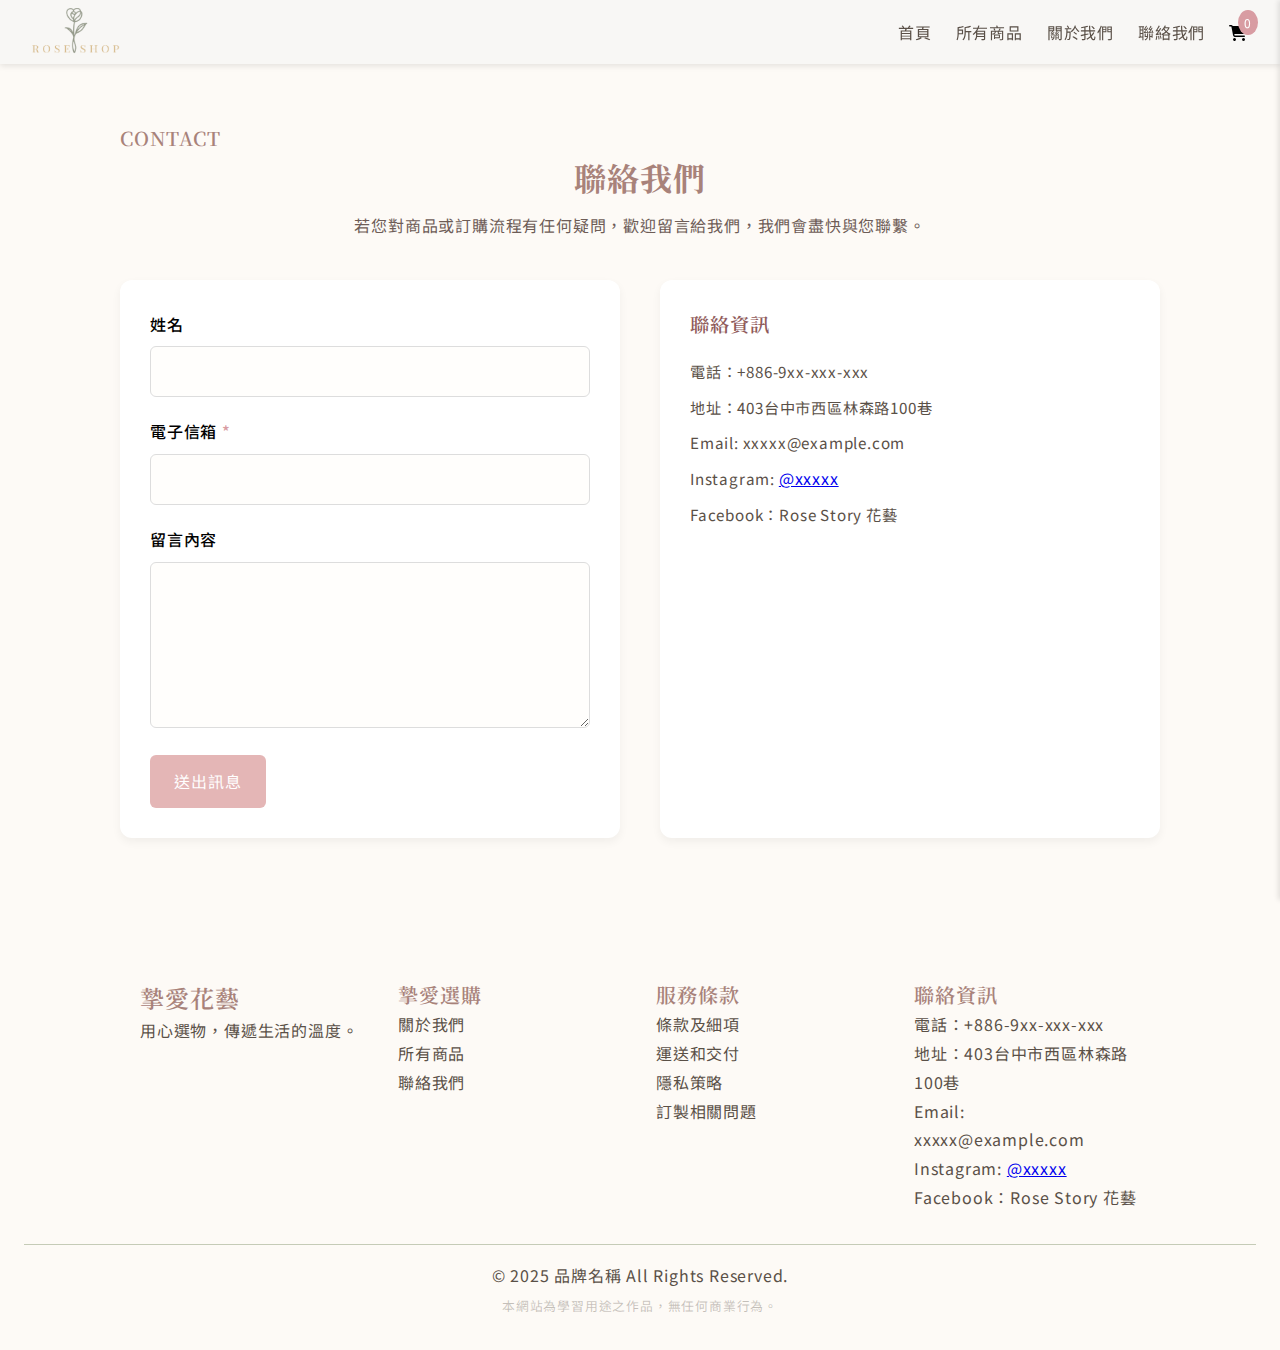
<file: contact.html>
<!DOCTYPE html>
<html lang="zh-Hant">
  <head>
    <meta charset="UTF-8" />
    <meta name="viewport" content="width=device-width, initial-scale=1.0" />
    <title>聯絡我們｜摯愛花藝</title>

    <link
      rel="stylesheet"
      href="https://cdnjs.cloudflare.com/ajax/libs/font-awesome/6.5.0/css/all.min.css"
      integrity="sha512-..."
      crossorigin="anonymous"
      referrerpolicy="no-referrer"
    />
    <link rel="stylesheet" href="css/contact.css" />
    <link rel="stylesheet" href="css/car.css" />
  </head>
  <body>
    <!-- 第一個部分 導覽列 -->
    <header class="navbar">
      <!--Logo -->
      <div class="navbar__logo">
        <a href="index.html">
          <div class="logo">
            <img src="img/index/logo.png" alt="回到首頁" />
          </div>
        </a>
      </div>
      <div class="navbar__right">
        <!-- 手機選單 -->
        <div class="navbar-list">
          <nav class="navbar__links">
            <a href="index.html">首頁</a>
            <a href="product.html">所有商品</a>
            <a href="about.html">關於我們</a>
            <a href="contact.html">聯絡我們</a>
          </nav>
        </div>
        <!-- 購物車 -->
        <div class="cart-link" id="cartLink">
          <i class="fa fa-shopping-cart"></i>
          <span id="cart-count" class="cart-count"></span>
        </div>
        <!-- 手機漢堡 -->
        <div class="navbar__toggle" id="navbar-toggle">
          <span></span>
          <span></span>
          <span></span>
        </div>
      </div>
    </header>

    <div class="container fade-in">
      <h4>CONTACT</h4>
      <h1>聯絡我們</h1>
      <p class="description">
        若您對商品或訂購流程有任何疑問，歡迎留言給我們，我們會盡快與您聯繫。
      </p>

      <div class="contact-section">
        <!-- 聯絡表單 -->
        <div class="contact-form">
          <form id="myForm">
            <label for="name">姓名</label>
            <input type="text" id="name" name="name" required />
            <span id="name-error" class="error-message"></span>
            <!-- 加入錯誤訊息 -->

            <label for="email"
              >電子信箱
              <span style="color: var(--primary-color)">*</span></label
            >
            <input type="email" id="email" name="email" required />
            <span id="email-error" class="error-message"></span>

            <label for="message">留言內容</label>
            <textarea id="message" name="message" rows="5" required></textarea>

            <button type="submit">送出訊息</button>
          </form>
        </div>

        <!-- 聯絡資訊 -->
        <div class="contact-info">
          <h2>聯絡資訊</h2>
          <p>電話：+886-9xx-xxx-xxx</p>
          <p>地址：403台中市西區林森路100巷</p>
          <p>Email: xxxxx@example.com</p>
          <p class="unfinished2">
            Instagram: <a href="*" target="_blank">@xxxxx</a>
          </p>
          <p>Facebook：Rose Story 花藝</p>

          <!-- 地圖 -->
          <div class="map">
            <iframe
              src="https://www.google.com/maps/embed?pb=!1m18!1m12!1m3!1d17319.84315188703!2d120.64781884786592!3d24.134934662183717!2m3!1f0!2f0!3f0!3m2!1i1024!2i768!4f13.1!3m3!1m2!1s0x34693d095d59f337%3A0x3f1324595b71954c!2z5YuV5ryr5b2p57mq5be3!5e0!3m2!1szh-TW!2stw!4v1745479466299!5m2!1szh-TW!2stw"
              width="600"
              height="450"
              style="border: 0"
              allowfullscreen=""
              loading="lazy"
              referrerpolicy="no-referrer-when-downgrade"
            ></iframe>
          </div>
        </div>
      </div>
    </div>

    <!-- 第四個部分 聯絡我們-->
    <footer class="footer">
      <div class="footer__content">
        <div class="footer__brand">
          <h2>摯愛花藝</h2>
          <p>用心選物，傳遞生活的溫度。</p>
        </div>

        <div class="footer__nav">
          <h3>摯愛選購</h3>
          <ul>
            <li class="unfinished"><a href="#">關於我們</a></li>
            <li><a href="product.html">所有商品</a></li>
            <li><a href="contact.html">聯絡我們</a></li>
          </ul>
        </div>
        <div class="footer__txt">
          <h3>服務條款</h3>
          <p>條款及細項</p>
          <p>運送和交付</p>
          <p>隱私策略</p>
          <p>訂製相關問題</p>
        </div>
        <div class="footer__contact">
          <h3>聯絡資訊</h3>
          <p>電話：+886-9xx-xxx-xxx</p>
          <p>地址：403台中市西區林森路100巷</p>
          <p>Email: xxxxx@example.com</p>
          <p class="unfinished2">
            Instagram: <a href="*" target="_blank">@xxxxx</a>
          </p>
          <p>Facebook：Rose Story 花藝</p>
        </div>
      </div>

      <div class="footer__bottom">
        <p>&copy; 2025 品牌名稱 All Rights Reserved.</p>
        <span>本網站為學習用途之作品，無任何商業行為。</span>
      </div>
    </footer>

    <!-- 購物車側邊 -->
    <div id="cartSidebar" class="cart-sidebar">
      <p id="emptyCartMessage" class="empty-message">購物車空囉～</p>
      <ul id="cartItemsList"></ul>

      <template id="cart-item-template">
        <li>
          <div class="cart-item">
            <div class="item-info">
              <img src="" alt="" class="item-img" />
              <strong class="item-name"></strong>
            </div>
            <div class="item-detail">
              <div class="item-detail2">
                <span class="item-qty"></span>
                <span class="item-price"></span>
              </div>
              <button class="delete-btn" data-index="">
                <svg
                  xmlns="http://www.w3.org/2000/svg"
                  xmlns:xlink="http://www.w3.org/1999/xlink"
                  version="1.1"
                  id="Layer_1"
                  x="0px"
                  y="0px"
                  width="100%"
                  viewBox="0 0 512 512"
                  enable-background="new 0 0 512 512"
                  xml:space="preserve"
                >
                  <path
                    fill="none"
                    opacity="1.000000"
                    stroke="none"
                    d=" M308.000000,1.000001   C376.298645,1.000000 444.597290,1.000000 512.947998,1.000000   C512.947998,171.545349 512.947998,342.090729 512.947998,513.000000   C464.979706,513.000000 416.958527,513.000000 368.219757,512.654663   C371.808563,510.494171 376.356476,509.099762 380.378876,506.790161   C396.618439,497.465607 407.590118,484.130463 409.937866,465.030945   C411.341309,453.613586 411.951202,442.100311 413.029663,430.640656   C413.520020,425.430359 414.246277,420.240906 414.931458,415.050720   C415.431793,411.260651 411.990723,406.539124 408.251648,406.013672   C403.489197,405.344360 399.516022,407.950012 399.050201,412.607086   C397.579102,427.314209 396.139313,442.029663 395.056702,456.769012   C394.041382,470.591644 388.072632,481.639038 377.160583,489.901978   C367.778900,497.006073 356.584076,497.936920 345.332703,497.973724   C319.837006,498.057098 294.340088,498.121674 268.845032,497.971313   C231.247711,497.749573 193.647873,497.544189 156.056992,496.883118   C143.511932,496.662506 134.375854,489.443817 126.895622,479.801239   C119.598778,470.395050 119.210121,459.121399 118.069664,448.113373   C116.475273,432.723755 115.322823,417.288025 114.018791,401.868866   C112.658882,385.789093 111.358353,369.704346 110.004372,353.624084   C108.692009,338.038025 107.329430,322.456177 106.017021,306.870117   C104.663315,290.793671 103.285759,274.718872 102.024284,258.635071   C100.619675,240.726379 99.334976,222.808243 97.996346,204.894363   C97.652252,200.289520 97.362999,195.679565 96.942604,191.081665   C95.656227,177.012741 94.293144,162.950806 93.011658,148.881454   C92.420441,142.390442 91.949570,135.888443 91.392258,128.997299   C98.279976,128.997299 105.091599,129.077423 111.900314,128.971207   C117.080971,128.890411 121.054482,125.223892 120.996979,120.848274   C120.931030,115.829926 117.651627,113.003365 111.867989,113.001465   C97.870193,112.996864 83.870186,113.156647 69.875191,112.958603   C53.471905,112.726471 45.713158,99.557838 49.997215,86.885803   C52.702179,78.884659 60.876835,74.003426 71.071457,74.003044   C194.885269,73.998444 318.699097,74.000046 442.512909,74.000107   C443.346100,74.000107 444.186279,73.930916 445.011475,74.012428   C460.747345,75.566879 468.348450,87.118752 463.937653,100.468025   C461.377075,108.217690 453.017944,112.993332 443.025818,112.995651   C400.032593,113.005653 357.039368,112.999962 314.046143,113.000000   C258.888184,113.000038 203.730164,113.030075 148.572342,112.934982   C144.755188,112.928406 141.701752,113.990173 140.968079,117.674980   C140.461014,120.221649 140.588043,124.101952 142.143631,125.560585   C144.317032,127.598549 148.084564,128.858536 151.172989,128.864365   C239.658722,129.031113 328.144836,128.998871 416.630890,128.998901   C418.682404,128.998901 420.733948,128.998901 422.790222,128.998901   C422.141907,134.828888 421.441772,139.864426 421.044647,144.923752   C419.640015,162.818604 418.339539,180.721634 416.998444,198.621475   C416.641022,203.392288 416.351013,208.169449 415.906555,212.932175   C414.638641,226.518234 413.205902,240.089645 412.034729,253.683746   C411.186157,263.533264 410.756622,273.418427 409.951691,283.272308   C408.719330,298.358307 407.309601,313.429779 406.007568,328.510193   C405.597046,333.264709 405.310699,338.029816 404.932098,342.787231   C403.965454,354.934357 402.904938,367.074860 402.090179,379.231995   C401.983276,380.827301 402.620544,383.340088 403.738068,383.974274   C406.284546,385.419342 409.580505,387.122101 412.138275,386.599152   C415.979431,385.813782 417.814240,382.168060 418.009613,378.043152   C418.322174,371.443817 418.542969,364.833771 419.102234,358.253754   C420.299622,344.166046 421.761932,330.100952 422.973633,316.014374   C423.793488,306.483521 424.261566,296.922394 425.082916,287.391693   C426.297150,273.302338 427.761871,259.234558 428.973053,245.144958   C429.792175,235.616104 430.229309,226.054123 431.069305,216.527405   C432.267883,202.934280 433.785309,189.369110 434.963562,175.774414   C435.817932,165.916687 436.246490,156.022507 437.052582,146.159927   C437.514252,140.511047 438.351105,134.892822 438.920532,130.091202   C446.453247,128.632126 453.627625,128.422607 459.783539,125.811745   C473.900360,119.824509 481.244781,108.890640 481.108551,92.980873   C480.987152,78.808533 474.679810,68.444946 462.421539,62.499378   C456.330536,59.545113 448.884796,58.271206 442.029419,58.192322   C406.373108,57.782017 370.709534,58.001137 335.048492,58.001102   C333.125031,58.001099 331.201538,58.001102 329.000092,58.001102   C329.000092,49.794697 328.984528,42.314045 329.003357,34.833481   C329.041382,19.720657 322.741516,8.693661 308.459320,2.728255   C308.124054,2.588229 308.145111,1.595176 308.000000,1.000001  M345.467926,301.000031   C346.978851,283.291412 348.516541,265.585022 349.984680,247.872849   C350.434540,242.445328 350.599060,236.993973 351.060303,231.567642   C351.979218,220.758362 353.212463,209.971878 353.919861,199.150085   C354.302124,193.301956 351.968384,191.123169 346.563080,191.001007   C341.328033,190.882690 338.406189,193.730392 337.970612,198.914474   C337.076782,209.551544 335.895203,220.164917 335.042297,230.804886   C333.608276,248.694443 332.337769,266.597107 330.999512,284.494324   C330.642883,289.263611 330.348114,294.038361 329.924591,298.801666   C328.642914,313.215240 327.257599,327.619720 326.019958,342.036957   C325.231476,351.221344 324.723114,360.429779 323.930634,369.613770   C322.503326,386.155029 320.892120,402.680573 319.504517,419.225006   C319.141296,423.555847 322.415070,427.192596 326.691742,427.863403   C330.454437,428.453613 334.461670,425.695435 334.946198,421.294281   C336.489990,407.270477 337.755310,393.214111 338.972076,379.156799   C339.796722,369.629608 340.291748,360.074310 341.053284,350.541107   C342.349854,334.309814 343.740204,318.085968 345.467926,301.000031  M179.999695,248.403564   C179.667328,244.965622 179.278717,241.532028 179.012482,238.088974   C177.984695,224.797653 177.022003,211.501282 175.978745,198.211212   C175.610352,193.518478 172.271149,190.838760 167.227173,191.001511   C162.033081,191.169113 159.949356,193.261093 160.050552,198.792435   C160.119644,202.568161 160.723114,206.331161 160.988831,210.106796   C161.695236,220.143967 162.175232,230.200165 163.060837,240.220917   C164.579636,257.406403 166.390656,274.565826 167.978714,291.745483   C169.068634,303.536346 169.991058,315.342712 170.984314,327.142487   C172.323898,343.056610 173.732040,358.965393 174.971176,374.887360   C175.777328,385.245667 176.234512,395.631165 177.047150,405.988892   C177.442551,411.028442 178.078415,416.072235 179.001068,421.040649   C179.891098,425.833466 183.691635,428.587830 187.572617,427.800415   C192.153595,426.870972 194.636917,423.445435 194.226318,418.643005   C193.482956,409.948456 192.749512,401.253052 192.007355,392.558411   C190.677231,376.975281 189.328186,361.393738 188.015900,345.809113   C186.662323,329.734039 185.343887,313.655975 184.008789,297.579346   C182.673447,281.499847 181.336533,265.420502 179.999695,248.403564  M264.999237,262.500000   C264.999420,241.505920 265.025940,220.511749 264.950562,199.517944   C264.944397,197.804214 264.623291,195.875153 263.791504,194.422333   C261.499512,190.419189 257.448639,190.183685 253.730759,191.297928   C250.086487,192.390152 248.941879,195.584061 248.947449,199.466202   C249.025528,253.784103 249.000656,308.102142 249.000763,362.420166   C249.000809,381.248199 248.866837,400.078308 249.162689,418.901703   C249.201538,421.373596 250.798431,424.864899 252.778214,426.070953   C259.287994,430.036682 264.997192,426.234802 264.997742,418.456299   C265.001404,366.804199 264.999390,315.152100 264.999237,262.500000  z"
                  />
                  <path
                    fill="none"
                    opacity="1.000000"
                    stroke="none"
                    d=" M146.000000,513.000000   C97.691208,513.000000 49.382412,513.000000 1.036809,513.000000   C1.036809,342.444519 1.036809,171.889053 1.036809,1.000000   C69.020531,1.000000 137.041611,1.000000 205.860779,1.281396   C206.186035,2.004303 205.788010,2.658894 205.229034,2.855185   C197.512604,5.564999 191.714722,10.774691 188.682175,18.094181   C186.496231,23.370247 185.585724,29.368401 185.141495,35.124367   C184.560074,42.657715 184.998978,50.269806 184.998978,58.001122   C182.170776,58.001122 180.176086,58.001125 178.181381,58.001125   C142.866470,58.001133 107.551468,57.965897 72.236755,58.048790   C68.138573,58.058407 63.896496,58.162838 59.970127,59.182301   C44.300728,63.250778 35.185299,73.104485 33.290226,86.739754   C30.872883,104.132828 35.614510,116.189980 51.350697,124.365593   C58.204243,127.926292 66.616539,128.486771 75.027031,130.586090   C75.133133,130.973099 75.825493,132.513733 75.947685,134.098328   C77.023720,148.052414 77.993172,162.014694 79.005829,175.973709   C79.339813,180.577560 79.658249,185.183380 80.069466,189.780624   C81.357849,204.184326 82.741165,218.579712 83.980927,232.987503   C84.771782,242.178436 85.279037,251.393890 86.081955,260.583618   C87.311745,274.658966 88.762962,288.715057 89.973679,302.791931   C90.792923,312.317169 91.236404,321.874878 92.070251,331.398621   C93.274185,345.149170 94.793304,358.872406 95.961479,372.625671   C96.825989,382.803772 97.229713,393.020477 98.046127,403.203369   C99.268791,418.453247 100.602676,433.695190 102.033371,448.927002   C102.661598,455.615387 102.952888,462.446198 104.593681,468.908539   C110.049362,490.395966 123.222244,504.858856 144.845398,511.132111   C145.367004,511.283478 145.621124,512.356750 146.000000,513.000000  z"
                  />
                  <path
                    fill="currentColor"
                    opacity="1.000000"
                    stroke="none"
                    d=" M146.468658,513.000000   C145.621124,512.356750 145.367004,511.283478 144.845398,511.132111   C123.222244,504.858856 110.049362,490.395966 104.593681,468.908539   C102.952888,462.446198 102.661598,455.615387 102.033371,448.927002   C100.602676,433.695190 99.268791,418.453247 98.046127,403.203369   C97.229713,393.020477 96.825989,382.803772 95.961479,372.625671   C94.793304,358.872406 93.274185,345.149170 92.070251,331.398621   C91.236404,321.874878 90.792923,312.317169 89.973679,302.791931   C88.762962,288.715057 87.311745,274.658966 86.081955,260.583618   C85.279037,251.393890 84.771782,242.178436 83.980927,232.987503   C82.741165,218.579712 81.357849,204.184326 80.069466,189.780624   C79.658249,185.183380 79.339813,180.577560 79.005829,175.973709   C77.993172,162.014694 77.023720,148.052414 75.947685,134.098328   C75.825493,132.513733 75.133133,130.973099 75.027031,130.586090   C66.616539,128.486771 58.204243,127.926292 51.350697,124.365593   C35.614510,116.189980 30.872883,104.132828 33.290226,86.739754   C35.185299,73.104485 44.300728,63.250778 59.970127,59.182301   C63.896496,58.162838 68.138573,58.058407 72.236755,58.048790   C107.551468,57.965897 142.866470,58.001133 178.181381,58.001125   C180.176086,58.001125 182.170776,58.001122 184.998978,58.001122   C184.998978,50.269806 184.560074,42.657715 185.141495,35.124367   C185.585724,29.368401 186.496231,23.370247 188.682175,18.094181   C191.714722,10.774691 197.512604,5.564999 205.229034,2.855185   C205.788010,2.658894 206.186035,2.004303 206.329437,1.281396   C239.687561,1.000000 273.375122,1.000000 307.531342,1.000001   C308.145111,1.595176 308.124054,2.588229 308.459320,2.728255   C322.741516,8.693661 329.041382,19.720657 329.003357,34.833481   C328.984528,42.314045 329.000092,49.794697 329.000092,58.001102   C331.201538,58.001102 333.125031,58.001099 335.048492,58.001102   C370.709534,58.001137 406.373108,57.782017 442.029419,58.192322   C448.884796,58.271206 456.330536,59.545113 462.421539,62.499378   C474.679810,68.444946 480.987152,78.808533 481.108551,92.980873   C481.244781,108.890640 473.900360,119.824509 459.783539,125.811745   C453.627625,128.422607 446.453247,128.632126 438.920532,130.091202   C438.351105,134.892822 437.514252,140.511047 437.052582,146.159927   C436.246490,156.022507 435.817932,165.916687 434.963562,175.774414   C433.785309,189.369110 432.267883,202.934280 431.069305,216.527405   C430.229309,226.054123 429.792175,235.616104 428.973053,245.144958   C427.761871,259.234558 426.297150,273.302338 425.082916,287.391693   C424.261566,296.922394 423.793488,306.483521 422.973633,316.014374   C421.761932,330.100952 420.299622,344.166046 419.102234,358.253754   C418.542969,364.833771 418.322174,371.443817 418.009613,378.043152   C417.814240,382.168060 415.979431,385.813782 412.138275,386.599152   C409.580505,387.122101 406.284546,385.419342 403.738068,383.974274   C402.620544,383.340088 401.983276,380.827301 402.090179,379.231995   C402.904938,367.074860 403.965454,354.934357 404.932098,342.787231   C405.310699,338.029816 405.597046,333.264709 406.007568,328.510193   C407.309601,313.429779 408.719330,298.358307 409.951691,283.272308   C410.756622,273.418427 411.186157,263.533264 412.034729,253.683746   C413.205902,240.089645 414.638641,226.518234 415.906555,212.932175   C416.351013,208.169449 416.641022,203.392288 416.998444,198.621475   C418.339539,180.721634 419.640015,162.818604 421.044647,144.923752   C421.441772,139.864426 422.141907,134.828888 422.790222,128.998901   C420.733948,128.998901 418.682404,128.998901 416.630890,128.998901   C328.144836,128.998871 239.658722,129.031113 151.172989,128.864365   C148.084564,128.858536 144.317032,127.598549 142.143631,125.560585   C140.588043,124.101952 140.461014,120.221649 140.968079,117.674980   C141.701752,113.990173 144.755188,112.928406 148.572342,112.934982   C203.730164,113.030075 258.888184,113.000038 314.046143,113.000000   C357.039368,112.999962 400.032593,113.005653 443.025818,112.995651   C453.017944,112.993332 461.377075,108.217690 463.937653,100.468025   C468.348450,87.118752 460.747345,75.566879 445.011475,74.012428   C444.186279,73.930916 443.346100,74.000107 442.512909,74.000107   C318.699097,74.000046 194.885269,73.998444 71.071457,74.003044   C60.876835,74.003426 52.702179,78.884659 49.997215,86.885803   C45.713158,99.557838 53.471905,112.726471 69.875191,112.958603   C83.870186,113.156647 97.870193,112.996864 111.867989,113.001465   C117.651627,113.003365 120.931030,115.829926 120.996979,120.848274   C121.054482,125.223892 117.080971,128.890411 111.900314,128.971207   C105.091599,129.077423 98.279976,128.997299 91.392258,128.997299   C91.949570,135.888443 92.420441,142.390442 93.011658,148.881454   C94.293144,162.950806 95.656227,177.012741 96.942604,191.081665   C97.362999,195.679565 97.652252,200.289520 97.996346,204.894363   C99.334976,222.808243 100.619675,240.726379 102.024284,258.635071   C103.285759,274.718872 104.663315,290.793671 106.017021,306.870117   C107.329430,322.456177 108.692009,338.038025 110.004372,353.624084   C111.358353,369.704346 112.658882,385.789093 114.018791,401.868866   C115.322823,417.288025 116.475273,432.723755 118.069664,448.113373   C119.210121,459.121399 119.598778,470.395050 126.895622,479.801239   C134.375854,489.443817 143.511932,496.662506 156.056992,496.883118   C193.647873,497.544189 231.247711,497.749573 268.845032,497.971313   C294.340088,498.121674 319.837006,498.057098 345.332703,497.973724   C356.584076,497.936920 367.778900,497.006073 377.160583,489.901978   C388.072632,481.639038 394.041382,470.591644 395.056702,456.769012   C396.139313,442.029663 397.579102,427.314209 399.050201,412.607086   C399.516022,407.950012 403.489197,405.344360 408.251648,406.013672   C411.990723,406.539124 415.431793,411.260651 414.931458,415.050720   C414.246277,420.240906 413.520020,425.430359 413.029663,430.640656   C411.951202,442.100311 411.341309,453.613586 409.937866,465.030945   C407.590118,484.130463 396.618439,497.465607 380.378876,506.790161   C376.356476,509.099762 371.808563,510.494171 367.751099,512.654663   C294.312439,513.000000 220.624878,513.000000 146.468658,513.000000  M290.365112,16.000004   C267.380981,16.000071 244.396820,15.976773 221.412735,16.010504   C210.645599,16.026306 201.972565,21.624708 201.223877,30.226622   C200.437042,39.266754 201.047745,48.428524 201.047745,57.678062   C238.572861,57.678062 275.601166,57.678062 313.000092,57.678062   C313.000092,49.727749 313.000610,42.095062 312.999542,34.462376   C312.999390,33.296547 313.099121,32.118797 312.970978,30.966768   C311.949799,21.785461 303.620300,16.042719 290.365112,16.000004  z"
                  />
                  <path
                    fill="currentColor"
                    opacity="1.000000"
                    stroke="none"
                    d=" M345.279541,301.429504   C343.740204,318.085968 342.349854,334.309814 341.053284,350.541107   C340.291748,360.074310 339.796722,369.629608 338.972076,379.156799   C337.755310,393.214111 336.489990,407.270477 334.946198,421.294281   C334.461670,425.695435 330.454437,428.453613 326.691742,427.863403   C322.415070,427.192596 319.141296,423.555847 319.504517,419.225006   C320.892120,402.680573 322.503326,386.155029 323.930634,369.613770   C324.723114,360.429779 325.231476,351.221344 326.019958,342.036957   C327.257599,327.619720 328.642914,313.215240 329.924591,298.801666   C330.348114,294.038361 330.642883,289.263611 330.999512,284.494324   C332.337769,266.597107 333.608276,248.694443 335.042297,230.804886   C335.895203,220.164917 337.076782,209.551544 337.970612,198.914474   C338.406189,193.730392 341.328033,190.882690 346.563080,191.001007   C351.968384,191.123169 354.302124,193.301956 353.919861,199.150085   C353.212463,209.971878 351.979218,220.758362 351.060303,231.567642   C350.599060,236.993973 350.434540,242.445328 349.984680,247.872849   C348.516541,265.585022 346.978851,283.291412 345.279541,301.429504  z"
                  />
                  <path
                    fill="currentColor"
                    opacity="1.000000"
                    stroke="none"
                    d=" M180.000000,248.872330   C181.336533,265.420502 182.673447,281.499847 184.008789,297.579346   C185.343887,313.655975 186.662323,329.734039 188.015900,345.809113   C189.328186,361.393738 190.677231,376.975281 192.007355,392.558411   C192.749512,401.253052 193.482956,409.948456 194.226318,418.643005   C194.636917,423.445435 192.153595,426.870972 187.572617,427.800415   C183.691635,428.587830 179.891098,425.833466 179.001068,421.040649   C178.078415,416.072235 177.442551,411.028442 177.047150,405.988892   C176.234512,395.631165 175.777328,385.245667 174.971176,374.887360   C173.732040,358.965393 172.323898,343.056610 170.984314,327.142487   C169.991058,315.342712 169.068634,303.536346 167.978714,291.745483   C166.390656,274.565826 164.579636,257.406403 163.060837,240.220917   C162.175232,230.200165 161.695236,220.143967 160.988831,210.106796   C160.723114,206.331161 160.119644,202.568161 160.050552,198.792435   C159.949356,193.261093 162.033081,191.169113 167.227173,191.001511   C172.271149,190.838760 175.610352,193.518478 175.978745,198.211212   C177.022003,211.501282 177.984695,224.797653 179.012482,238.088974   C179.278717,241.532028 179.667328,244.965622 180.000000,248.872330  z"
                  />
                  <path
                    fill="currentColor"
                    opacity="1.000000"
                    stroke="none"
                    d=" M264.999237,263.000000   C264.999390,315.152100 265.001404,366.804199 264.997742,418.456299   C264.997192,426.234802 259.287994,430.036682 252.778214,426.070953   C250.798431,424.864899 249.201538,421.373596 249.162689,418.901703   C248.866837,400.078308 249.000809,381.248199 249.000763,362.420166   C249.000656,308.102142 249.025528,253.784103 248.947449,199.466202   C248.941879,195.584061 250.086487,192.390152 253.730759,191.297928   C257.448639,190.183685 261.499512,190.419189 263.791504,194.422333   C264.623291,195.875153 264.944397,197.804214 264.950562,199.517944   C265.025940,220.511749 264.999420,241.505920 264.999237,263.000000  z"
                  />
                  <path
                    fill="none"
                    opacity="1.000000"
                    stroke="none"
                    d=" M290.844086,16.000011   C303.620300,16.042719 311.949799,21.785461 312.970978,30.966768   C313.099121,32.118797 312.999390,33.296547 312.999542,34.462376   C313.000610,42.095062 313.000092,49.727749 313.000092,57.678062   C275.601166,57.678062 238.572861,57.678062 201.047745,57.678062   C201.047745,48.428524 200.437042,39.266754 201.223877,30.226622   C201.972565,21.624708 210.645599,16.026306 221.412735,16.010504   C244.396820,15.976773 267.380981,16.000071 290.844086,16.000011  z"
                  />
                </svg>
              </button>
            </div>
          </div>
        </li>
      </template>

      <!-- 結帳 -->
      <div class="checkout" id="checkoutNo">
        <a href="checkout.html"
          ><button class="checkout-btn" id="checkoutBtn">結帳</button></a
        >
      </div>
    </div>

    <!----------共用 檔案 ----------->
    <script src="js/common/menu.js"></script>
    <script src="js/common/updateCartCount.js"></script>
    <!-- 購物車功能 -->
    <script src="js/common/cart.js" defer></script>

    <!----------特定 檔案 ----------->
    <script src="js/unfinished.js"></script>
    <script>
      document
        .getElementById('myForm')
        .addEventListener('submit', function (event) {
          event.preventDefault(); // 防止表單提交

          // 清除舊的錯誤訊息
          const errorMessages = document.querySelectorAll('.error-message');
          errorMessages.forEach(msg => (msg.textContent = ''));
          const inputs = document.querySelectorAll('input');
          inputs.forEach(input => input.classList.remove('input-error'));

          let formIsValid = true;

          // 電子郵件欄位驗證
          const emailInput = document.getElementById('email');
          const emailPattern =
            /^[a-zA-Z0-9._-]+@[a-zA-Z0-9.-]+\.[a-zA-Z]{2,6}$/;
          if (!emailInput.value.trim()) {
            formIsValid = false;
            document.getElementById('email-error').textContent =
              '電子郵件是必填的！';
            emailInput.classList.add('input-error');
          } else if (!emailPattern.test(emailInput.value)) {
            formIsValid = false;
            document.getElementById('email-error').textContent =
              '請輸入有效的電子郵件地址！';
            emailInput.classList.add('input-error');
          }

          // 如果所有欄位都正確，則提交表單
          if (formIsValid) {
            alert('表單提交成功！');
            setTimeout(() => {
              event.target.submit(); // 使用原始 event 物件來避免錯誤
            }, 100); // 延遲一點點再送出，讓 alert 顯示出來
          }
        });
    </script>
  </body>
</html>
</file>
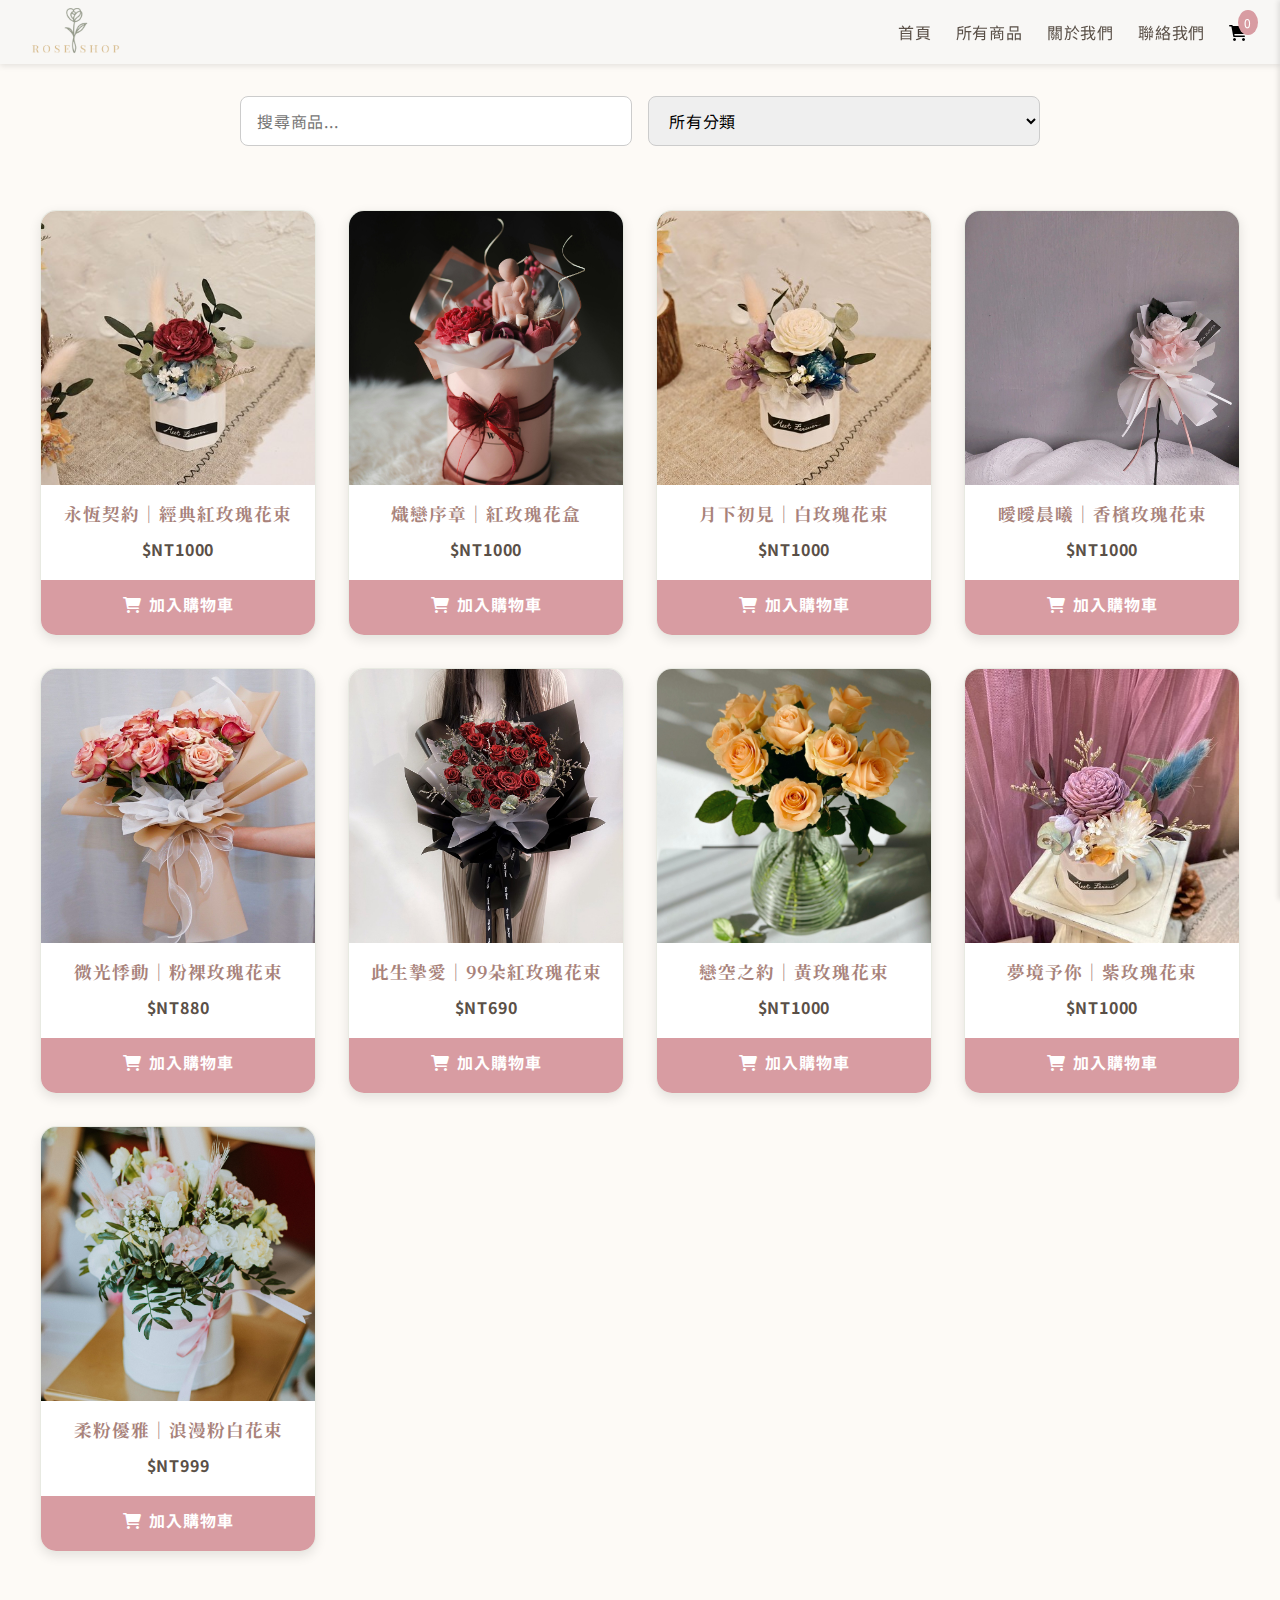
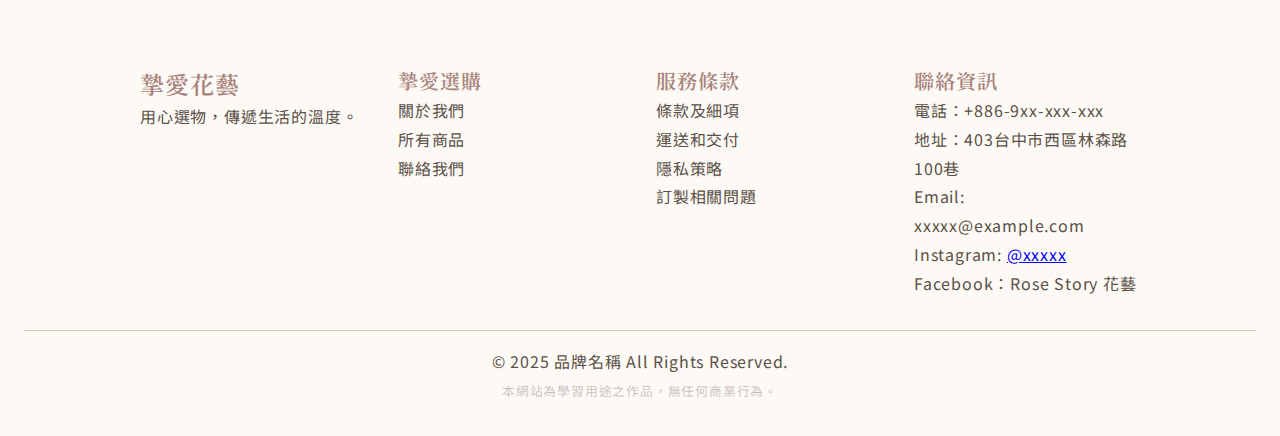
<file: product.html>
<!DOCTYPE html>
<html lang="zh-Hant">
  <head>
    <meta charset="UTF-8" />
    <meta name="viewport" content="width=device-width, initial-scale=1.0" />
    <title>所有商品｜摯愛花藝</title>
    <link rel="stylesheet" href="css/product.css" />
    <link
      rel="stylesheet"
      href="https://cdnjs.cloudflare.com/ajax/libs/font-awesome/6.0.0-beta3/css/all.min.css"
    />
    <link rel="stylesheet" href="css/product-popup.css" />
    <link rel="stylesheet" href="css/car.css" />
  </head>
  <body>
    <!-- 第一個部分 導覽列 -->
    <header class="navbar">
      <!--Logo -->
      <div class="navbar__logo">
        <a href="index.html">
          <div class="logo">
            <img src="img/index/logo.png" alt="回到首頁" />
          </div>
        </a>
      </div>
      <div class="navbar__right">
        <!-- 手機選單 -->
        <div class="navbar-list">
          <nav class="navbar__links">
            <a href="index.html">首頁</a>
            <a href="product.html">所有商品</a>
            <a href="about.html">關於我們</a>
            <a href="contact.html">聯絡我們</a>
          </nav>
        </div>
        <!-- 購物車 -->
        <div class="cart-link" id="cartLink">
          <i class="fa fa-shopping-cart"></i>
          <span id="cart-count" class="cart-count"></span>
        </div>
        <!-- 手機漢堡 -->
        <div class="navbar__toggle" id="navbar-toggle">
          <span></span>
          <span></span>
          <span></span>
        </div>
      </div>
    </header>

    <main class="product-page">
      <div class="search-filter">
        <input type="text" id="searchInput" placeholder="搜尋商品..." />
        <select id="categoryFilter">
          <option value="all">所有分類</option>
          <option value="高級系列">高級系列</option>
          <option value="經典系列">經典系列</option>
          <option value="浪漫系列">浪漫系列</option>
        </select>
      </div>

      <div class="product-grid fade-in">
        <!-- 商品 -->
        <div
          class="product-card product"
          onclick="openModal(this)"
          data-name="永恆契約｜經典紅玫瑰花束"
          data-category="經典系列"
          data-img="img/index/513.jpg"
          data-description="深紅色玫瑰象徵永不熄滅的愛戀，每一朵都是為你許下的真心承諾。"
          data-price="NT$1000"
          data-span="🌹 花材搭配：紅玫瑰＋白滿天星＋尤加利葉
               📏 尺寸：中型／大型（21朵／33朵）
               📦 保存方式：鮮花"
        >
          <img src="img/index/513.jpg" alt="紅玫瑰花束" />
          <h3>永恆契約｜經典紅玫瑰花束</h3>
          <p>$NT1000</p>

          <div class="product-actions">
            <button class="btn add-to-cart">
              <i class="fa fa-shopping-cart"></i>
              <p class="shop">加入購物車</p>
            </button>
          </div>
        </div>
        <!-- 商品 -->
        <div
          class="product-card product"
          data-name="紅玫瑰｜熾戀序章"
          onclick="openModal(this)"
          data-category="經典系列"
          data-img="img/index/mat.jpg"
          data-description="「有些悸動，不需言語——只消一眼，已然淪陷。」
          一抹熾紅，藏在精緻盒裝之中。
          以經典紅玫瑰為主角，描繪心動初綻的那一刻，如愛情序幕悄然開啟。"
          data-price="$NT1000"
          data-span="🌹 主花材：紅玫瑰＋造型裝飾（依季節搭配花藝師選材）
          📏 尺寸：盒裝（約高18cm × 寬22cm）
          📦 保存方式：鮮花"
        >
          <img src="img/index/mat.jpg" alt="熾戀序章｜紅玫瑰花盒" />
          <h3>熾戀序章｜紅玫瑰花盒</h3>
          <p>$NT1000</p>

          <div class="product-actions">
            <button class="btn add-to-cart">
              <i class="fa fa-shopping-cart"></i>
              <p class="shop">加入購物車</p>
            </button>
          </div>
        </div>
        <!-- 商品 -->
        <div
          class="product-card product"
          data-name="月下初見｜白玫瑰花束"
          onclick="openModal(this)"
          data-category="經典系列"
          data-img="img/index/513745.jpg"
          data-description="白玫瑰純淨無瑕，猶如月光下的初遇，美好而令人心醉。"
          data-price="$NT1000"
          data-span="🌹 主花材：紅玫瑰 + 滿天星
               📏 尺寸：約長25cm × 寬18cm
               📦 保存方式：常溫 / 乾燥陰涼處"
        >
          <img src="img/index/513745.jpg" alt="月下初見｜白玫瑰花束" />
          <h3>月下初見｜白玫瑰花束</h3>
          <p>$NT1000</p>

          <div class="product-actions">
            <button class="btn add-to-cart">
              <i class="fa fa-shopping-cart"></i>
              <p class="shop">加入購物車</p>
            </button>
          </div>
        </div>
        <!-- 商品 -->
        <div
          class="product-card product"
          data-name="曖曖晨曦｜香檳玫瑰花束"
          onclick="openModal(this)"
          data-category="經典系列"
          data-img="img/index/4707.jpg"
          data-description="香檳色玫瑰輕輕訴說著溫柔晨光中的甜蜜祝福。"
          data-price="$NT1000"
          data-span="🌹 香檳玫瑰＋白米花＋小葉尤加利
               📏 尺寸：中型（19～21朵）
               📦 保存方式：鮮花"
        >
          <img src="img/index/4707.jpg" alt="紅玫瑰花束" />
          <h3>曖曖晨曦｜香檳玫瑰花束</h3>
          <p>$NT1000</p>

          <div class="product-actions">
            <button class="btn add-to-cart">
              <i class="fa fa-shopping-cart"></i>
              <p class="shop">加入購物車</p>
            </button>
          </div>
        </div>
        <!-- 商品 -->
        <div
          class="product-card product"
          onclick="openModal(this)"
          data-name="微光悸動｜粉裸玫瑰花束"
          data-category="浪漫系列"
          data-img="img/index/goodssjpg.jpg"
          data-description="柔和的裸粉色，如同心動時悄悄綻放的微光，溫柔又悸動。"
          data-price="$NT880"
          data-span="🌹 主花材：裸粉玫瑰＋白蠟花＋銀葉菊
          📏 尺寸：小型／中型（11朵／19朵）
          📦 保存方式：鮮花或永生花（都可以）"
          data-thumbs="img/index/goodssjpg.jpg, img/index/garden.jpg, img/index/kravtsova.jpg"
        >
          <img src="img/index/goodssjpg.jpg" alt="微光悸動｜粉裸玫瑰花束" />
          <h3>微光悸動｜粉裸玫瑰花束</h3>
          <p>$NT880</p>

          <div class="product-actions">
            <button class="btn add-to-cart">
              <i class="fa fa-shopping-cart"></i>
              <p class="shop">加入購物車</p>
            </button>
          </div>
        </div>
        <!-- 商品 -->
        <div
          class="product-card product"
          data-name="此生摯愛｜99朵紅玫瑰花束"
          onclick="openModal(this)"
          data-category="高級系列"
          data-img="img/index/goods.jpg"
          data-description="99朵紅玫瑰，寓意「長長久久」，為摯愛獻上最真摯的誓言。"
          data-price="$NT690"
          data-span="🌹 主花材：99朵紅玫瑰（無配花或少量尤加利葉）
               📏 尺寸：超大型（99朵）
               📦 保存方式：鮮花"
          data-thumbs="img/index/goods.jpg, img/index/sonkaya.jpg, img/index/sanchez.jpg"
        >
          <img src="img/index/goods.jpg" alt="此生摯愛｜99朵紅玫瑰花束" />
          <h3>此生摯愛｜99朵紅玫瑰花束</h3>
          <p>$NT690</p>

          <div class="product-actions">
            <button class="btn add-to-cart">
              <i class="fa fa-shopping-cart"></i>
              <p class="shop">加入購物車</p>
            </button>
          </div>
        </div>
        <!-- 商品 -->
        <div
          class="product-card product"
          data-name="戀空之約｜黃玫瑰花束"
          onclick="openModal(this)"
          data-category="經典系列"
          data-img="img/index/larissafarber.jpg"
          data-description="罕見的黃玫瑰，如同蛋黃般的夕陽，象徵堅定而自由的愛。"
          data-price="$NT1000"
          data-span="🌹 主花材：黃玫瑰
               📏 尺寸：小型／中型（11朵／19朵）
               📦 保存方式：鮮花）"
          data-thumbs="img/index/larissafarber.jpg, img/index/unaizat97.jpg, img/index/nganduong (2).jpg"
        >
          <img src="img/index/larissafarber.jpg" alt="戀空之約｜黃玫瑰花束" />
          <h3>戀空之約｜黃玫瑰花束</h3>
          <p>$NT1000</p>

          <div class="product-actions">
            <button class="btn add-to-cart">
              <i class="fa fa-shopping-cart"></i>
              <p class="shop">加入購物車</p>
            </button>
          </div>
        </div>
        <!-- 商品 -->
        <div
          class="product-card product"
          onclick="openModal(this)"
          data-name="夢境予你｜紫玫瑰花束"
          data-category="經典系列"
          data-img="img/index/5178.jpg"
          data-description="紫色玫瑰如同夢境，神秘又浪漫，是只屬於愛人的溫柔祝福。"
          data-price="$NT1000"
          data-span="🌹 主花材：紫玫瑰＋薰衣草＋銀葉菊
               📏 尺寸：小型／中型（9朵／19朵）
               📦 保存方式：永生花（主打「可以保存好幾年」的夢幻感）"
        >
          <img src="img/index/5178.jpg" alt="夢境予你｜紫玫瑰花束" />
          <h3>夢境予你｜紫玫瑰花束</h3>
          <p>$NT1000</p>

          <div class="product-actions">
            <button class="btn add-to-cart">
              <i class="fa fa-shopping-cart"></i>
              <p class="shop">加入購物車</p>
            </button>
          </div>
        </div>
        <!-- 商品 -->
        <div
          class="product-card product"
          data-name="柔粉優雅｜浪漫粉白花束"
          onclick="openModal(this)"
          data-category="浪漫系列"
          data-img="img/index/zabinski.jpg"
          data-description="讓溫柔與典雅化作一束永不凋謝的祝福
          以浪漫柔和的粉白色系為基調，融合多種細膩花材與質感包裝，展現細膩卻不浮誇的品味。"
          data-price="$NT999"
          data-span="🌹 主花材：永生康乃馨、永生玫瑰、粉色繡球花、白色滿天星。
          📏 尺寸：高約 25 cm × 直徑約 20 cm（含花材整體）。
          📦 保存方式：請置於乾燥通風處，避免陽光直射與潮濕。"
          data-thumbs="img/index/zabinski.jpg, img/index/nganduong.jpg, img/index/jude.jpg"
        >
          <img src="img/index/zabinski.jpg" alt="柔粉優雅｜浪漫粉白花束" />
          <h3>柔粉優雅｜浪漫粉白花束</h3>
          <p>$NT999</p>

          <div class="product-actions">
            <button class="btn add-to-cart">
              <i class="fa fa-shopping-cart"></i>
              <p class="shop">加入購物車</p>
            </button>
          </div>
        </div>
      </div>
    </main>

    <!-- 第四個部分 聯絡我們-->
    <footer class="footer">
      <div class="footer__content">
        <div class="footer__brand">
          <h2>摯愛花藝</h2>
          <p>用心選物，傳遞生活的溫度。</p>
        </div>

        <div class="footer__nav">
          <h3>摯愛選購</h3>
          <ul>
            <li><a href="#" class="unfinished">關於我們</a></li>
            <li><a href="product.html">所有商品</a></li>
            <li><a href="contact.html">聯絡我們</a></li>
          </ul>
        </div>
        <div class="footer__txt">
          <h3>服務條款</h3>
          <p>條款及細項</p>
          <p>運送和交付</p>
          <p>隱私策略</p>
          <p>訂製相關問題</p>
        </div>
        <div class="footer__contact">
          <h3>聯絡資訊</h3>
          <p>電話：+886-9xx-xxx-xxx</p>
          <p>地址：403台中市西區林森路100巷</p>
          <p>Email: xxxxx@example.com</p>
          <p>Instagram: <a href="*" target="_blank">@xxxxx</a></p>
          <p>Facebook：Rose Story 花藝</p>
        </div>
      </div>

      <div class="footer__bottom">
        <p>&copy; 2025 品牌名稱 All Rights Reserved.</p>
        <span>本網站為學習用途之作品，無任何商業行為。</span>
      </div>
    </footer>

    <!-- 購物車側邊 -->
    <div id="cartSidebar" class="cart-sidebar">
      <p id="emptyCartMessage" class="empty-message">購物車空囉～</p>
      <ul id="cartItemsList"></ul>

      <template id="cart-item-template">
        <li>
          <div class="cart-item">
            <div class="item-info">
              <img src="" alt="" class="item-img" />
              <strong class="item-name"></strong>
            </div>
            <div class="item-detail">
              <div class="item-detail2">
                <span class="item-qty"></span>
                <span class="item-price"></span>
              </div>
              <button class="delete-btn" data-index="">
                <svg
                  xmlns="http://www.w3.org/2000/svg"
                  xmlns:xlink="http://www.w3.org/1999/xlink"
                  version="1.1"
                  id="Layer_1"
                  x="0px"
                  y="0px"
                  width="100%"
                  viewBox="0 0 512 512"
                  enable-background="new 0 0 512 512"
                  xml:space="preserve"
                >
                  <path
                    fill="none"
                    opacity="1.000000"
                    stroke="none"
                    d=" M308.000000,1.000001   C376.298645,1.000000 444.597290,1.000000 512.947998,1.000000   C512.947998,171.545349 512.947998,342.090729 512.947998,513.000000   C464.979706,513.000000 416.958527,513.000000 368.219757,512.654663   C371.808563,510.494171 376.356476,509.099762 380.378876,506.790161   C396.618439,497.465607 407.590118,484.130463 409.937866,465.030945   C411.341309,453.613586 411.951202,442.100311 413.029663,430.640656   C413.520020,425.430359 414.246277,420.240906 414.931458,415.050720   C415.431793,411.260651 411.990723,406.539124 408.251648,406.013672   C403.489197,405.344360 399.516022,407.950012 399.050201,412.607086   C397.579102,427.314209 396.139313,442.029663 395.056702,456.769012   C394.041382,470.591644 388.072632,481.639038 377.160583,489.901978   C367.778900,497.006073 356.584076,497.936920 345.332703,497.973724   C319.837006,498.057098 294.340088,498.121674 268.845032,497.971313   C231.247711,497.749573 193.647873,497.544189 156.056992,496.883118   C143.511932,496.662506 134.375854,489.443817 126.895622,479.801239   C119.598778,470.395050 119.210121,459.121399 118.069664,448.113373   C116.475273,432.723755 115.322823,417.288025 114.018791,401.868866   C112.658882,385.789093 111.358353,369.704346 110.004372,353.624084   C108.692009,338.038025 107.329430,322.456177 106.017021,306.870117   C104.663315,290.793671 103.285759,274.718872 102.024284,258.635071   C100.619675,240.726379 99.334976,222.808243 97.996346,204.894363   C97.652252,200.289520 97.362999,195.679565 96.942604,191.081665   C95.656227,177.012741 94.293144,162.950806 93.011658,148.881454   C92.420441,142.390442 91.949570,135.888443 91.392258,128.997299   C98.279976,128.997299 105.091599,129.077423 111.900314,128.971207   C117.080971,128.890411 121.054482,125.223892 120.996979,120.848274   C120.931030,115.829926 117.651627,113.003365 111.867989,113.001465   C97.870193,112.996864 83.870186,113.156647 69.875191,112.958603   C53.471905,112.726471 45.713158,99.557838 49.997215,86.885803   C52.702179,78.884659 60.876835,74.003426 71.071457,74.003044   C194.885269,73.998444 318.699097,74.000046 442.512909,74.000107   C443.346100,74.000107 444.186279,73.930916 445.011475,74.012428   C460.747345,75.566879 468.348450,87.118752 463.937653,100.468025   C461.377075,108.217690 453.017944,112.993332 443.025818,112.995651   C400.032593,113.005653 357.039368,112.999962 314.046143,113.000000   C258.888184,113.000038 203.730164,113.030075 148.572342,112.934982   C144.755188,112.928406 141.701752,113.990173 140.968079,117.674980   C140.461014,120.221649 140.588043,124.101952 142.143631,125.560585   C144.317032,127.598549 148.084564,128.858536 151.172989,128.864365   C239.658722,129.031113 328.144836,128.998871 416.630890,128.998901   C418.682404,128.998901 420.733948,128.998901 422.790222,128.998901   C422.141907,134.828888 421.441772,139.864426 421.044647,144.923752   C419.640015,162.818604 418.339539,180.721634 416.998444,198.621475   C416.641022,203.392288 416.351013,208.169449 415.906555,212.932175   C414.638641,226.518234 413.205902,240.089645 412.034729,253.683746   C411.186157,263.533264 410.756622,273.418427 409.951691,283.272308   C408.719330,298.358307 407.309601,313.429779 406.007568,328.510193   C405.597046,333.264709 405.310699,338.029816 404.932098,342.787231   C403.965454,354.934357 402.904938,367.074860 402.090179,379.231995   C401.983276,380.827301 402.620544,383.340088 403.738068,383.974274   C406.284546,385.419342 409.580505,387.122101 412.138275,386.599152   C415.979431,385.813782 417.814240,382.168060 418.009613,378.043152   C418.322174,371.443817 418.542969,364.833771 419.102234,358.253754   C420.299622,344.166046 421.761932,330.100952 422.973633,316.014374   C423.793488,306.483521 424.261566,296.922394 425.082916,287.391693   C426.297150,273.302338 427.761871,259.234558 428.973053,245.144958   C429.792175,235.616104 430.229309,226.054123 431.069305,216.527405   C432.267883,202.934280 433.785309,189.369110 434.963562,175.774414   C435.817932,165.916687 436.246490,156.022507 437.052582,146.159927   C437.514252,140.511047 438.351105,134.892822 438.920532,130.091202   C446.453247,128.632126 453.627625,128.422607 459.783539,125.811745   C473.900360,119.824509 481.244781,108.890640 481.108551,92.980873   C480.987152,78.808533 474.679810,68.444946 462.421539,62.499378   C456.330536,59.545113 448.884796,58.271206 442.029419,58.192322   C406.373108,57.782017 370.709534,58.001137 335.048492,58.001102   C333.125031,58.001099 331.201538,58.001102 329.000092,58.001102   C329.000092,49.794697 328.984528,42.314045 329.003357,34.833481   C329.041382,19.720657 322.741516,8.693661 308.459320,2.728255   C308.124054,2.588229 308.145111,1.595176 308.000000,1.000001  M345.467926,301.000031   C346.978851,283.291412 348.516541,265.585022 349.984680,247.872849   C350.434540,242.445328 350.599060,236.993973 351.060303,231.567642   C351.979218,220.758362 353.212463,209.971878 353.919861,199.150085   C354.302124,193.301956 351.968384,191.123169 346.563080,191.001007   C341.328033,190.882690 338.406189,193.730392 337.970612,198.914474   C337.076782,209.551544 335.895203,220.164917 335.042297,230.804886   C333.608276,248.694443 332.337769,266.597107 330.999512,284.494324   C330.642883,289.263611 330.348114,294.038361 329.924591,298.801666   C328.642914,313.215240 327.257599,327.619720 326.019958,342.036957   C325.231476,351.221344 324.723114,360.429779 323.930634,369.613770   C322.503326,386.155029 320.892120,402.680573 319.504517,419.225006   C319.141296,423.555847 322.415070,427.192596 326.691742,427.863403   C330.454437,428.453613 334.461670,425.695435 334.946198,421.294281   C336.489990,407.270477 337.755310,393.214111 338.972076,379.156799   C339.796722,369.629608 340.291748,360.074310 341.053284,350.541107   C342.349854,334.309814 343.740204,318.085968 345.467926,301.000031  M179.999695,248.403564   C179.667328,244.965622 179.278717,241.532028 179.012482,238.088974   C177.984695,224.797653 177.022003,211.501282 175.978745,198.211212   C175.610352,193.518478 172.271149,190.838760 167.227173,191.001511   C162.033081,191.169113 159.949356,193.261093 160.050552,198.792435   C160.119644,202.568161 160.723114,206.331161 160.988831,210.106796   C161.695236,220.143967 162.175232,230.200165 163.060837,240.220917   C164.579636,257.406403 166.390656,274.565826 167.978714,291.745483   C169.068634,303.536346 169.991058,315.342712 170.984314,327.142487   C172.323898,343.056610 173.732040,358.965393 174.971176,374.887360   C175.777328,385.245667 176.234512,395.631165 177.047150,405.988892   C177.442551,411.028442 178.078415,416.072235 179.001068,421.040649   C179.891098,425.833466 183.691635,428.587830 187.572617,427.800415   C192.153595,426.870972 194.636917,423.445435 194.226318,418.643005   C193.482956,409.948456 192.749512,401.253052 192.007355,392.558411   C190.677231,376.975281 189.328186,361.393738 188.015900,345.809113   C186.662323,329.734039 185.343887,313.655975 184.008789,297.579346   C182.673447,281.499847 181.336533,265.420502 179.999695,248.403564  M264.999237,262.500000   C264.999420,241.505920 265.025940,220.511749 264.950562,199.517944   C264.944397,197.804214 264.623291,195.875153 263.791504,194.422333   C261.499512,190.419189 257.448639,190.183685 253.730759,191.297928   C250.086487,192.390152 248.941879,195.584061 248.947449,199.466202   C249.025528,253.784103 249.000656,308.102142 249.000763,362.420166   C249.000809,381.248199 248.866837,400.078308 249.162689,418.901703   C249.201538,421.373596 250.798431,424.864899 252.778214,426.070953   C259.287994,430.036682 264.997192,426.234802 264.997742,418.456299   C265.001404,366.804199 264.999390,315.152100 264.999237,262.500000  z"
                  />
                  <path
                    fill="none"
                    opacity="1.000000"
                    stroke="none"
                    d=" M146.000000,513.000000   C97.691208,513.000000 49.382412,513.000000 1.036809,513.000000   C1.036809,342.444519 1.036809,171.889053 1.036809,1.000000   C69.020531,1.000000 137.041611,1.000000 205.860779,1.281396   C206.186035,2.004303 205.788010,2.658894 205.229034,2.855185   C197.512604,5.564999 191.714722,10.774691 188.682175,18.094181   C186.496231,23.370247 185.585724,29.368401 185.141495,35.124367   C184.560074,42.657715 184.998978,50.269806 184.998978,58.001122   C182.170776,58.001122 180.176086,58.001125 178.181381,58.001125   C142.866470,58.001133 107.551468,57.965897 72.236755,58.048790   C68.138573,58.058407 63.896496,58.162838 59.970127,59.182301   C44.300728,63.250778 35.185299,73.104485 33.290226,86.739754   C30.872883,104.132828 35.614510,116.189980 51.350697,124.365593   C58.204243,127.926292 66.616539,128.486771 75.027031,130.586090   C75.133133,130.973099 75.825493,132.513733 75.947685,134.098328   C77.023720,148.052414 77.993172,162.014694 79.005829,175.973709   C79.339813,180.577560 79.658249,185.183380 80.069466,189.780624   C81.357849,204.184326 82.741165,218.579712 83.980927,232.987503   C84.771782,242.178436 85.279037,251.393890 86.081955,260.583618   C87.311745,274.658966 88.762962,288.715057 89.973679,302.791931   C90.792923,312.317169 91.236404,321.874878 92.070251,331.398621   C93.274185,345.149170 94.793304,358.872406 95.961479,372.625671   C96.825989,382.803772 97.229713,393.020477 98.046127,403.203369   C99.268791,418.453247 100.602676,433.695190 102.033371,448.927002   C102.661598,455.615387 102.952888,462.446198 104.593681,468.908539   C110.049362,490.395966 123.222244,504.858856 144.845398,511.132111   C145.367004,511.283478 145.621124,512.356750 146.000000,513.000000  z"
                  />
                  <path
                    fill="currentColor"
                    opacity="1.000000"
                    stroke="none"
                    d=" M146.468658,513.000000   C145.621124,512.356750 145.367004,511.283478 144.845398,511.132111   C123.222244,504.858856 110.049362,490.395966 104.593681,468.908539   C102.952888,462.446198 102.661598,455.615387 102.033371,448.927002   C100.602676,433.695190 99.268791,418.453247 98.046127,403.203369   C97.229713,393.020477 96.825989,382.803772 95.961479,372.625671   C94.793304,358.872406 93.274185,345.149170 92.070251,331.398621   C91.236404,321.874878 90.792923,312.317169 89.973679,302.791931   C88.762962,288.715057 87.311745,274.658966 86.081955,260.583618   C85.279037,251.393890 84.771782,242.178436 83.980927,232.987503   C82.741165,218.579712 81.357849,204.184326 80.069466,189.780624   C79.658249,185.183380 79.339813,180.577560 79.005829,175.973709   C77.993172,162.014694 77.023720,148.052414 75.947685,134.098328   C75.825493,132.513733 75.133133,130.973099 75.027031,130.586090   C66.616539,128.486771 58.204243,127.926292 51.350697,124.365593   C35.614510,116.189980 30.872883,104.132828 33.290226,86.739754   C35.185299,73.104485 44.300728,63.250778 59.970127,59.182301   C63.896496,58.162838 68.138573,58.058407 72.236755,58.048790   C107.551468,57.965897 142.866470,58.001133 178.181381,58.001125   C180.176086,58.001125 182.170776,58.001122 184.998978,58.001122   C184.998978,50.269806 184.560074,42.657715 185.141495,35.124367   C185.585724,29.368401 186.496231,23.370247 188.682175,18.094181   C191.714722,10.774691 197.512604,5.564999 205.229034,2.855185   C205.788010,2.658894 206.186035,2.004303 206.329437,1.281396   C239.687561,1.000000 273.375122,1.000000 307.531342,1.000001   C308.145111,1.595176 308.124054,2.588229 308.459320,2.728255   C322.741516,8.693661 329.041382,19.720657 329.003357,34.833481   C328.984528,42.314045 329.000092,49.794697 329.000092,58.001102   C331.201538,58.001102 333.125031,58.001099 335.048492,58.001102   C370.709534,58.001137 406.373108,57.782017 442.029419,58.192322   C448.884796,58.271206 456.330536,59.545113 462.421539,62.499378   C474.679810,68.444946 480.987152,78.808533 481.108551,92.980873   C481.244781,108.890640 473.900360,119.824509 459.783539,125.811745   C453.627625,128.422607 446.453247,128.632126 438.920532,130.091202   C438.351105,134.892822 437.514252,140.511047 437.052582,146.159927   C436.246490,156.022507 435.817932,165.916687 434.963562,175.774414   C433.785309,189.369110 432.267883,202.934280 431.069305,216.527405   C430.229309,226.054123 429.792175,235.616104 428.973053,245.144958   C427.761871,259.234558 426.297150,273.302338 425.082916,287.391693   C424.261566,296.922394 423.793488,306.483521 422.973633,316.014374   C421.761932,330.100952 420.299622,344.166046 419.102234,358.253754   C418.542969,364.833771 418.322174,371.443817 418.009613,378.043152   C417.814240,382.168060 415.979431,385.813782 412.138275,386.599152   C409.580505,387.122101 406.284546,385.419342 403.738068,383.974274   C402.620544,383.340088 401.983276,380.827301 402.090179,379.231995   C402.904938,367.074860 403.965454,354.934357 404.932098,342.787231   C405.310699,338.029816 405.597046,333.264709 406.007568,328.510193   C407.309601,313.429779 408.719330,298.358307 409.951691,283.272308   C410.756622,273.418427 411.186157,263.533264 412.034729,253.683746   C413.205902,240.089645 414.638641,226.518234 415.906555,212.932175   C416.351013,208.169449 416.641022,203.392288 416.998444,198.621475   C418.339539,180.721634 419.640015,162.818604 421.044647,144.923752   C421.441772,139.864426 422.141907,134.828888 422.790222,128.998901   C420.733948,128.998901 418.682404,128.998901 416.630890,128.998901   C328.144836,128.998871 239.658722,129.031113 151.172989,128.864365   C148.084564,128.858536 144.317032,127.598549 142.143631,125.560585   C140.588043,124.101952 140.461014,120.221649 140.968079,117.674980   C141.701752,113.990173 144.755188,112.928406 148.572342,112.934982   C203.730164,113.030075 258.888184,113.000038 314.046143,113.000000   C357.039368,112.999962 400.032593,113.005653 443.025818,112.995651   C453.017944,112.993332 461.377075,108.217690 463.937653,100.468025   C468.348450,87.118752 460.747345,75.566879 445.011475,74.012428   C444.186279,73.930916 443.346100,74.000107 442.512909,74.000107   C318.699097,74.000046 194.885269,73.998444 71.071457,74.003044   C60.876835,74.003426 52.702179,78.884659 49.997215,86.885803   C45.713158,99.557838 53.471905,112.726471 69.875191,112.958603   C83.870186,113.156647 97.870193,112.996864 111.867989,113.001465   C117.651627,113.003365 120.931030,115.829926 120.996979,120.848274   C121.054482,125.223892 117.080971,128.890411 111.900314,128.971207   C105.091599,129.077423 98.279976,128.997299 91.392258,128.997299   C91.949570,135.888443 92.420441,142.390442 93.011658,148.881454   C94.293144,162.950806 95.656227,177.012741 96.942604,191.081665   C97.362999,195.679565 97.652252,200.289520 97.996346,204.894363   C99.334976,222.808243 100.619675,240.726379 102.024284,258.635071   C103.285759,274.718872 104.663315,290.793671 106.017021,306.870117   C107.329430,322.456177 108.692009,338.038025 110.004372,353.624084   C111.358353,369.704346 112.658882,385.789093 114.018791,401.868866   C115.322823,417.288025 116.475273,432.723755 118.069664,448.113373   C119.210121,459.121399 119.598778,470.395050 126.895622,479.801239   C134.375854,489.443817 143.511932,496.662506 156.056992,496.883118   C193.647873,497.544189 231.247711,497.749573 268.845032,497.971313   C294.340088,498.121674 319.837006,498.057098 345.332703,497.973724   C356.584076,497.936920 367.778900,497.006073 377.160583,489.901978   C388.072632,481.639038 394.041382,470.591644 395.056702,456.769012   C396.139313,442.029663 397.579102,427.314209 399.050201,412.607086   C399.516022,407.950012 403.489197,405.344360 408.251648,406.013672   C411.990723,406.539124 415.431793,411.260651 414.931458,415.050720   C414.246277,420.240906 413.520020,425.430359 413.029663,430.640656   C411.951202,442.100311 411.341309,453.613586 409.937866,465.030945   C407.590118,484.130463 396.618439,497.465607 380.378876,506.790161   C376.356476,509.099762 371.808563,510.494171 367.751099,512.654663   C294.312439,513.000000 220.624878,513.000000 146.468658,513.000000  M290.365112,16.000004   C267.380981,16.000071 244.396820,15.976773 221.412735,16.010504   C210.645599,16.026306 201.972565,21.624708 201.223877,30.226622   C200.437042,39.266754 201.047745,48.428524 201.047745,57.678062   C238.572861,57.678062 275.601166,57.678062 313.000092,57.678062   C313.000092,49.727749 313.000610,42.095062 312.999542,34.462376   C312.999390,33.296547 313.099121,32.118797 312.970978,30.966768   C311.949799,21.785461 303.620300,16.042719 290.365112,16.000004  z"
                  />
                  <path
                    fill="currentColor"
                    opacity="1.000000"
                    stroke="none"
                    d=" M345.279541,301.429504   C343.740204,318.085968 342.349854,334.309814 341.053284,350.541107   C340.291748,360.074310 339.796722,369.629608 338.972076,379.156799   C337.755310,393.214111 336.489990,407.270477 334.946198,421.294281   C334.461670,425.695435 330.454437,428.453613 326.691742,427.863403   C322.415070,427.192596 319.141296,423.555847 319.504517,419.225006   C320.892120,402.680573 322.503326,386.155029 323.930634,369.613770   C324.723114,360.429779 325.231476,351.221344 326.019958,342.036957   C327.257599,327.619720 328.642914,313.215240 329.924591,298.801666   C330.348114,294.038361 330.642883,289.263611 330.999512,284.494324   C332.337769,266.597107 333.608276,248.694443 335.042297,230.804886   C335.895203,220.164917 337.076782,209.551544 337.970612,198.914474   C338.406189,193.730392 341.328033,190.882690 346.563080,191.001007   C351.968384,191.123169 354.302124,193.301956 353.919861,199.150085   C353.212463,209.971878 351.979218,220.758362 351.060303,231.567642   C350.599060,236.993973 350.434540,242.445328 349.984680,247.872849   C348.516541,265.585022 346.978851,283.291412 345.279541,301.429504  z"
                  />
                  <path
                    fill="currentColor"
                    opacity="1.000000"
                    stroke="none"
                    d=" M180.000000,248.872330   C181.336533,265.420502 182.673447,281.499847 184.008789,297.579346   C185.343887,313.655975 186.662323,329.734039 188.015900,345.809113   C189.328186,361.393738 190.677231,376.975281 192.007355,392.558411   C192.749512,401.253052 193.482956,409.948456 194.226318,418.643005   C194.636917,423.445435 192.153595,426.870972 187.572617,427.800415   C183.691635,428.587830 179.891098,425.833466 179.001068,421.040649   C178.078415,416.072235 177.442551,411.028442 177.047150,405.988892   C176.234512,395.631165 175.777328,385.245667 174.971176,374.887360   C173.732040,358.965393 172.323898,343.056610 170.984314,327.142487   C169.991058,315.342712 169.068634,303.536346 167.978714,291.745483   C166.390656,274.565826 164.579636,257.406403 163.060837,240.220917   C162.175232,230.200165 161.695236,220.143967 160.988831,210.106796   C160.723114,206.331161 160.119644,202.568161 160.050552,198.792435   C159.949356,193.261093 162.033081,191.169113 167.227173,191.001511   C172.271149,190.838760 175.610352,193.518478 175.978745,198.211212   C177.022003,211.501282 177.984695,224.797653 179.012482,238.088974   C179.278717,241.532028 179.667328,244.965622 180.000000,248.872330  z"
                  />
                  <path
                    fill="currentColor"
                    opacity="1.000000"
                    stroke="none"
                    d=" M264.999237,263.000000   C264.999390,315.152100 265.001404,366.804199 264.997742,418.456299   C264.997192,426.234802 259.287994,430.036682 252.778214,426.070953   C250.798431,424.864899 249.201538,421.373596 249.162689,418.901703   C248.866837,400.078308 249.000809,381.248199 249.000763,362.420166   C249.000656,308.102142 249.025528,253.784103 248.947449,199.466202   C248.941879,195.584061 250.086487,192.390152 253.730759,191.297928   C257.448639,190.183685 261.499512,190.419189 263.791504,194.422333   C264.623291,195.875153 264.944397,197.804214 264.950562,199.517944   C265.025940,220.511749 264.999420,241.505920 264.999237,263.000000  z"
                  />
                  <path
                    fill="none"
                    opacity="1.000000"
                    stroke="none"
                    d=" M290.844086,16.000011   C303.620300,16.042719 311.949799,21.785461 312.970978,30.966768   C313.099121,32.118797 312.999390,33.296547 312.999542,34.462376   C313.000610,42.095062 313.000092,49.727749 313.000092,57.678062   C275.601166,57.678062 238.572861,57.678062 201.047745,57.678062   C201.047745,48.428524 200.437042,39.266754 201.223877,30.226622   C201.972565,21.624708 210.645599,16.026306 221.412735,16.010504   C244.396820,15.976773 267.380981,16.000071 290.844086,16.000011  z"
                  />
                </svg>
              </button>
            </div>
          </div>
        </li>
      </template>

      <!-- 結帳 -->
      <div class="checkout" id="checkoutNo">
        <a href="checkout.html"
          ><button class="checkout-btn" id="checkoutBtn">結帳</button></a
        >
      </div>
    </div>

    <!-- 商品視窗 -->
    <div id="productModal" class="modal">
      <div class="modal-content">
        <span class="close" onclick="closeModal()">&times;</span>
        <div class="modal-left">
          <div class="largeImg">
            <img src="img/index/goodssjpg.jpg" alt="大圖" class="large-img" />
          </div>
          <div class="small-images thumbnails">
            <img
              src="img/index/goods.jpg"
              alt="小圖1"
              class="small-img thumbnail"
            />
            <img
              src="img/index/good_s.jpg"
              alt="小圖2"
              class="small-img thumbnail"
            />
            <img
              src="img/index/goodssjpg.jpg"
              alt="小圖3"
              class="small-img thumbnail"
            />
          </div>
        </div>
        <div class="modal-right">
          <h2 class="modal-title">紅玫瑰花束</h2>
          <p class="modal-category">商品分類 / 玫瑰類</p>
          <p class="modal-description"></p>
          <p class="modal-price">$1200</p>

          <!-- 數量與加入購物車 -->
          <div class="Shopping-cart">
            <div class="shop-btn">
              <!-- 數量 -->
              <div class="quantity-container">
                <button class="quantity-button" id="decrease">-</button>
                <!-- <span class="quantity-display" id="quantity">1</span> -->
                <input
                  type="number"
                  id="quantity"
                  class="quantity-display"
                  value="1"
                  min="1"
                />
                <button class="quantity-button" id="increase">+</button>
              </div>
              <!-- 加入購物車 -->
              <button id="addToCartBtn" class="add-to-cart">
                <i class="fa fa-shopping-cart"></i>加入購物車
              </button>
            </div>

            <ul class="data-span">
              <li>顏色</li>
              <li>尺寸</li>
              <li>保存方式</li>
            </ul>
          </div>
        </div>
      </div>
    </div>

    <!----------共用 檔案 ----------->
    <script src="js/common/menu.js"></script>
    <script src="js/common/updateCartCount.js"></script>
    <!-- 購物車功能 -->
    <script src="js/common/cart.js" defer></script>

    <!----------特定 檔案 ----------->

    <!-- 打開商品 -->
    <script src="js/openModal.js"></script>
    <!-- 購物車數量 -->
    <script src="js/increaseQuantity.js"></script>
    <!-- 商品搜尋與分類過濾功能 -->
    <script src="js/searchAndSort.js"></script>
    <script src="js/unfinished.js"></script>
  </body>
</html>
</file>
<file: css/index.css>
@import 'share.css';

.about-section,
.product-section,
.product-section_all {
  margin: 0 2.3rem;
}

.product-section,
.product-section_all,
footer {
  margin-top: 3rem;
}
/* 第一部份 -關於我們 */
.about-section {
  display: flex;
  flex-wrap: wrap;
  align-items: center;
  padding: 3.5rem 0;
  /* gap: 2rem; */
  justify-content: space-around;
}
.about-section .about-section__img {
  max-width: 50vw;
  padding: 0;
  margin: 0;
}
.about-section .about-section__img img {
  max-width: 100%;
  height: auto;
  display: block;
  object-fit: cover;
}
.about-section .about-section__txt {
  max-width: 30rem;
}
.about-section .about-section__txt h1 {
  text-align: center;
}

/* 第二部分 - 精選商品 */

.product-section .product-section__title {
  text-align: center;
}
.product-section .product-section__subtitle {
  margin: 2rem 0;
}
.product-section .product-list {
  display: flex;
  flex-wrap: wrap;
  justify-content: center; /* 原本是 space-evenly，手機會很擠 */
  gap: 1.5rem;
}
.product-section .product-list .product-item {
  flex: 1 1 clamp(150px, 30%, 200px);
  cursor: pointer;
}
.product-section .product-list .product-item .product-item__img {
  padding: 0;
  margin: 0 auto;
  max-width: 6.3rem;
}
.product-section .product-list .product-item .product-item__img img {
  max-width: 100%;
  height: auto;
  border-radius: 50%;
  object-fit: cover;
  aspect-ratio: 1 / 1;
  border: 2px solid #c5cbb7; /*圖片線框 */
  box-shadow: 0 2px 6px rgba(0, 0, 0, 0.1);
  transition: transform 0.3s ease, border-radius 0.3s ease;
}
.product-section .product-list .product-item:hover .product-item__img img {
  transform: scale(1.05);
  border-radius: 1rem;
  box-shadow: 0 6px 18px rgba(0, 0, 0, 0.2);
}
.product-section .product-list .product-item .product-item__info {
  text-align: center;
}
.product-section .product-list .product-item .product-item__info span {
  display: block;
  margin-top: 0.5rem;
  color: var(--title-text);
  font-weight: bold;
}

/* 第二部分 - 所有商品 */
.product-section_all .product-section__subtitle {
  margin: 2rem 0;
}
.product-section_all .product-list_all .product-item {
  display: flex;
  flex-wrap: wrap;
  justify-content: center;
  align-items: center;
  padding: 1.3rem;
  /* margin-bottom: 1.3rem;
    margin-right: 1.2rem;
    margin-left: 1.2rem; */
  margin: 1.3rem 1.2rem;
  transition: transform 0.3s ease, box-shadow 0.3s ease;
  cursor: pointer;
}
.product-section_all .product-list_all .product-item:nth-child(odd) {
  flex-direction: row-reverse;
  text-align: left;
}
.product-section_all .product-list_all .product-item .product-item__img {
  padding: 0;
  margin: 0;
  width: 30vw;
  border-radius: 1.5rem;
  overflow: hidden;
}
.product-section_all .product-list_all .product-item .product-item__img img {
  max-width: 100%;
  height: auto;
  display: block;
  aspect-ratio: 1/1;
  object-fit: cover;
  border: 2px solid #c5cbb7;
}

.product-section_all .product-list_all .product-item .product-item__info {
  max-width: 30rem;
  margin: auto;
}

.product-section_all .product-list_all .product-item .product-item__info h4 {
  color: var(--main-text);
  margin: 1.2rem 0;
}
.product-section_all .product-list_all .product-item__info p {
  margin: 0.5rem 0;
}
.product-section_all
  .product-list_all
  .product-item:nth-child(odd)
  .product-item__info
  p {
  text-align: left;
}
.product-section_all
  .product-list_all
  .product-item:nth-child(even)
  .product-item__info
  .price-line {
  text-align: right;
}
.product-section_all .product-list_all .product-item .product-item__info span {
  color: var(--title-text);
}

.price-line {
  display: flex;
  align-items: center;
  justify-content: center;
  margin-top: 1rem;
  font-weight: bold;
}

/* 價格線 */
.price-line .line {
  width: 100%;
  flex-grow: 1; /* 讓線填滿空間 */
  height: 1px;
  background-color: var(--line-color);
  margin: 0 1rem;
  min-width: 5rem; /* 最小寬度 */
}

.product-section_all
  .product-list_all
  .product-item:nth-child(even)
  .price-line {
  flex-direction: row-reverse; /* 交換價格與線的位置 */
}

.product-section_all .product-item:hover {
  transform: translateY(-5px);
  box-shadow: 0 6px 18px rgba(0, 0, 0, 0.1);
}

/* 手機板 針對 400px 寬度處理 */
@media (max-width: 400px) {
  .product-section .product-list {
    display: grid;
    grid-template-columns: repeat(2, 1fr); /* 每行兩個商品 */
  }
  .price-line .line {
    margin-left: 0;
    margin-right: 1rem;
  }
}

/* 手機板 */

@media (max-width: 768px) {
  .about-section .about-section__img {
    max-width: 100%;
  }
  .product-section_all .product-list_all .product-item .product-item__img {
    width: 300px;
  }
  .product-list_all .product-item:nth-child(odd) .price-line {
    flex-direction: row-reverse;
  }
}
</file>
<file: css/car.css>
@import 'share.css';
/* 購物車容器 */
#cart-container {
  background-color: white;
  padding: 20px;
  border-radius: 8px;
  margin: 20px auto;
  max-width: 1200px;
  box-shadow: 0 2px 10px rgba(0, 0, 0, 0.1);
}

#cart-container h1 {
  font-size: 28px;
  margin-bottom: 20px;
}

/* 商品清單 */
#cartItemsList {
  list-style-type: none;
  padding: 0;
  margin: 0;
}

#cartItemsList li {
  display: block;
  padding: 15px 10px;
  border-bottom: 1px solid #ddd;
}

#cartItemsList .item-info img {
  width: 60px;
  height: auto;
  margin-right: 15px;
  aspect-ratio: 1;
}

#cartItemsList .item-details {
  display: flex;
  flex-direction: column;
  justify-content: space-between;
  gap: 10px;
}

#cartItemsList .item-details .item-name {
  font-size: 18px;
  font-weight: bold;
}

#cartItemsList .item-details .item-price {
  font-size: 16px;
}

.cart-summary-item {
  display: flex;
  justify-content: space-between;
  margin-bottom: 15px;
  font-size: 18px;
  color: var(--main-text);
}

#couponCode {
  padding: 8px;
  width: 150px;
  margin-right: 10px;
}

.checkout {
  padding: 0 10px;
}

/* 購物車側邊 */
.cart-sidebar {
  position: fixed;
  top: 0;
  right: 0;
  width: 300px;
  height: 100%;
  background: white;
  box-shadow: -2px 0 5px rgba(0, 0, 0, 0.1);
  transform: translateX(100%);
  transition: transform 0.5s cubic-bezier(0.25, 0.8, 0.25, 1);
  z-index: 9999 !important;
  overflow-y: auto;
}

.cart-sidebar.active {
  transform: translateX(0) !important;
}
.empty-message {
  text-align: center;
  padding: 6rem;
}

.cart-sidebar .checkout-btn {
  text-align: center;
  margin-top: 10px;
  padding: 10px 20px;
  background-color: var(--primary-color);
  color: white;
  border: none;
  border-radius: 4px;
  cursor: pointer;
  width: 100%;
  transition: background-color 0.3s ease;
}
.cart-sidebar .checkout-btn:hover {
  background-color: rgb(192, 128, 139);
}

.cart-item {
  display: flex;
  flex-direction: column;
  align-items: stretch;
  padding: 10px 0;
}

.item-info {
  display: flex;
  align-items: center;
  gap: 10px;
}

.item-info img {
  width: 50px;
  height: 50px;
  object-fit: cover;
}

.item-name {
  color: var(--title-text);
  font-weight: bold;
}

.item-detail {
  display: flex;
  justify-content: space-between;
  align-items: flex-end;
  margin-top: 10px;
  color: var(--main-text);
}
.delete-btn svg {
  width: 1.2rem;
  height: auto;
  object-fit: cover;
}
.delete-btn {
  background: transparent; /* 去背 */
  border: none;
  font-size: x-large;
  color: #888;
  cursor: pointer;
  margin-top: 5px;
  margin-right: 5px;
  transition: color 0.2s ease;
}
.delete-btn svg:hover {
  color: var(--primary-color);
}
</file>
<file: css/product-popup.css>
@import 'share.css';

/* 遮罩 */
.modal {
    display: none; /* 預設隱藏 */
    position: fixed;
    z-index: 1001;
    left: 0;
    top: 0;
    width: 100%;
    height: 100%;
    background-color: rgba(0, 0, 0, 0.5); /* 背景遮罩 */
    padding-top: 60px;
    padding: 40px 20px;
    transition: all 0.3s ease; /* 讓顯示和隱藏有平滑的過渡效果 */
    /* overflow-y: auto; */
    overflow: hidden; 
  }
  
  /* 顯示 */
  .modal.show {
    display: block;
  }
  
  /* Modal 樣式 */
  .modal-content {
    background-color: #fff;
    margin: auto;
    padding: 2rem;
    border: 1px solid #888;
    width: 66%;
    max-width: 90vw; /* 最大寬度 */
    border-radius: 1rem;
    display: flex;
    box-shadow: 0 8px 24px rgba(0, 0, 0, 0.2);
    position: relative; /*按鈕 */
    gap: 2rem;

    max-height: 90vh; /* 設定最大高度，不超過視窗 */
    overflow-y: auto;  /*超出範圍時出現滾動條 */ 
  }
    /* 關閉樣式 */
  .close {    
    position: absolute;    
    top: 1.25rem;
    right: 1.25rem;
    cursor: pointer;
    color: #999;
    font-size: 1.5rem;
  }  
  .close:hover,
  .close:focus {
    color: #e76f6f;
    text-decoration: none;
    cursor: pointer;
  }
  
  .modal-left,
  .modal-right {
    width: 100%;
  }
    /* 圖片樣式 */
  .large-img {
    width: 100%;
    border-radius: 1rem;
    object-fit: cover;
    margin-bottom: 1rem;
    box-shadow: 0 4px 8px rgba(0, 0, 0, 0.1);
    display: block;
  }
  
  /* 小圖排版 */
  .small-images {
    display: flex;
    justify-content: space-between;
    margin-top: 0.5rem;
  }
  
  .small-img {
    width: 32%;
    cursor: pointer;
    border-radius: 0.5rem;
    cursor: pointer;
    transition: transform 0.3s ease;
  }
  
  .small-img:hover {
    transform: scale(1.1);
    box-shadow: 0 2px 8px rgba(0, 0, 0, 0.1);
  }
  
  /* 商品信息 */

  .modal-right h2 {
    margin-bottom: 0.5rem;
    font-size: 1.5rem;
  }
    /* 價格 */
  .modal-price {
    font-size: 1.25rem;
  }
  
  /* 加購區域 */
  .Shopping-cart {
    margin-top: 1.5rem;
  }
  
  /* 加入購物車 */
  .shop-btn > button {
    background-color: var(--primary-color);
    color: white;
    border: none;
    padding: 0.75rem 1.5rem;
    border-radius: 0.5rem;
    font-size: 1rem;
    cursor: pointer;
    transition: background-color 0.3s ease;
    width: 100%;
    gap: .5rem;
    display: flex;
    justify-content: center;
    align-items: center;
  }
  
  .shop-btn > button:hover {
    background-color: var(--secondary-color);
  }
  
  /* 商品特色列表 */
  .Shopping-cart ul {
    margin-top: 1rem;
    font-size: 14px;
    color: #888;
    margin-bottom: 5px;
  }
    /* 商品分類 */
  .modal-category{
    color: #888;
  }

  /* 商品數量 */
  /* 數字淡入淡出 */
  .quantity-display {
    font-size: 1.5rem;
    width: 60px;
    margin: 0 1rem;
    padding: 0.25rem 0.5rem;
    text-align: center; 
    border: 1px solid #ccc;
    border-radius: 5px;

    -moz-appearance: textfield;
    -webkit-appearance: none;
    appearance: textfield;
}
.quantity-display::-webkit-outer-spin-button,
.quantity-display::-webkit-inner-spin-button {
    -webkit-appearance: none;
    margin: 0;
}

/* 按鈕動態 */
.quantity-button {
    border: none;
    padding: 0.5rem 1rem;
    font-size: 1.2rem;
    cursor: pointer;
    border-radius: 5px;
    transition: transform 0.1s ease;
}

.quantity-button:active {
    transform: scale(0.95); /* 點擊縮小 */
}

.quantity-container{
    margin-bottom: 1rem;
}
  
  @media (max-width: 768px) {
    .modal-content {
      width: 95%;
      display: flex;
      flex-direction: column;
      /* gap: 0; */
    }
    .close{
      top: 0.25rem;
      right: 0.4rem;
    }

  }
</file>
<file: css/checkout.css>
@import 'share.css';

/* 通用設定 */
:root {
  --card-bg: #fff; /*購物車與表單共用 */
  --border-radius: 10px;
  --shadow-light: 0 2px 6px rgba(0, 0, 0, 0.05);
}

/* 空購物車 */
.empty-cart {
  text-align: center;
  padding: 3rem 1rem;
  border-radius: 12px;
  /* max-width: 600px; */
  margin: 3rem auto;
  color: var(--main-text);
}
/* 刪除  car143*/
.cart-summary .delete-btn {
  background: transparent;
  border: none;
  color: #888;
  font-size: x-large;
  cursor: pointer;
  margin-bottom: 5px;
  transition: color 0.2s ease;
}
.cart-summary .delete-btn:hover {
  color: var(--primary-color);
}

.empty-cart img {
  width: 180px;
  max-width: 80%;
  margin-bottom: 1rem;
}

.empty-cart h2 {
  font-size: 1.5rem;
  margin-bottom: 0.5rem;
}

.empty-cart p {
  font-size: 1rem;
  margin-bottom: 1.5rem;
  color: var(--main-text);
}

.shop-btn {
  display: inline-block;
  padding: 0.75rem 1.5rem;
  background-color: var(--primary-color);
  color: white;
  border: none;
  border-radius: 8px;
  text-decoration: none;
  font-size: 1rem;
  transition: background-color 0.3s ease;
}

.shop-btn:hover {
  background-color: var(--secondary-color);
}

/* 區塊容器（購物車與表單共用） */
.cart-summary,
.buyer-info {
  max-width: 80%;
  margin: 2rem auto;
  background-color: var(--card-bg);
  padding: 2rem;
  border-radius: var(--border-radius);
  box-shadow: var(--shadow-light);
  border: 1px solid var(--line-color);
}

.cart-summary h2,
.buyer-info h2 {
  font-size: 1.6rem;
  margin-bottom: 1.5rem;
  text-align: center;
  color: var(--main-text);
  letter-spacing: 0.05em;
}

/* 購物車項目 */
.cart-summary li {
  padding: 0.8rem 0;
  border-bottom: 1px solid var(--line-color);
  display: flex;
  justify-content: space-between;
  font-size: 1rem;
}

.cart-item {
  display: flex;
  align-items: center;
  gap: 1rem;
  margin-bottom: 1rem;
  padding-bottom: 1rem;
  border-bottom: 1px solid var(--line-color);
}

.cart-item-image {
  width: 80px;
  height: 80px;
  object-fit: cover;
  border-radius: 8px;
  border: 2px solid #c5cbb7;
}

.cart-item-info {
  flex-grow: 1;
  display: flex;
  justify-content: space-between;
}

.cart-item-name {
  font-size: 1rem;
  color: var(--main-text);
}

.cart-item-details {
  font-size: 0.9rem;
  color: var(--main-text);
}

.cart-summary .checkout-Total {
  text-align: right;
  font-weight: bold;
  font-size: 1.1rem;
  margin-top: 1rem;
}

/* 表單樣式 */
#checkoutForm {
  display: flex;
  flex-direction: column;
  gap: 1rem;
}

#checkoutForm label {
  display: flex;
  flex-direction: column;
  font-size: 1rem;
  color: var(--main-text);
}

#checkoutForm input,
#checkoutForm select {
  padding: 0.6rem 0.8rem;
  font-size: 1rem;
  border: 1px solid var(--line-color);
  border-radius: 8px;
  color: var(--main-text);
}

/* #checkoutForm input:focus,
#checkoutForm select:focus {
  border-color: var(--primary-color);
  outline: none;
} */

/* 條款 checkbox */
#checkoutForm input[type='checkbox'] {
  width: auto;
  margin-right: 0.5rem;
  transform: scale(1.1);
}

#checkoutForm label:last-of-type {
  text-align: center;
  display: block;
  padding-top: 4rem;
}

/* 送出按鈕 */
.checkout-btn {
  background-color: var(--primary-color);
  color: white;
  font-size: 1.1rem;
  padding: 0.8rem;
  border: none;
  border-radius: 8px;
  cursor: pointer;
  margin-top: 1rem;
  transition: background-color 0.3s ease, transform 0.1s ease;
}

.checkout-btn:hover {
  background-color: var(--secondary-color);
  transform: translateY(-1px);
}

/* RWD 手機版 */
@media (max-width: 600px) {
  .buyer-info,
  .cart-summary {
    padding: 1.5rem;
    margin: 1rem auto;
  }

  .checkout-btn {
    font-size: 1rem;
    padding: 0.6rem;
  }

  .cart-item-image {
    width: 60px;
    height: 60px;
  }

  .cart-item-info {
    flex-direction: column;
    gap: 0.4rem;
  }
}
</file>
<file: css/contact.css>
@import 'share.css';


.container {
    max-width: 1080px;
    margin: 0 auto;
    padding: 60px 20px;
  }

  h1 {
    text-align: center;
    font-size: 2rem;
    color: #8f5a5a;
    margin-bottom: 10px;
  }

  p.description {
    text-align: center;
    font-size: 1rem;
    margin-bottom: 40px;
    color: #6d5c56;
  }

  .contact-section {
    display: flex;
    flex-wrap: wrap;
    gap: 40px;
    justify-content: space-between;
  }

  .contact-form,
  .contact-info {
    flex: 1 1 45%;
    background-color: #fff;
    border-radius: 12px;
    box-shadow: 0 4px 10px rgba(0, 0, 0, 0.05);
    padding: 30px;
  }

  .contact-form form label {
    display: block;
    margin-bottom: 8px;
    font-weight: 500;
  }

  .contact-form form input,
  .contact-form form textarea {
    width: 100%;
    padding: 10px;
    border: 1px solid #ddd;
    border-radius: 6px;
    margin-bottom: 20px;
    font-size: 1rem;
    background-color: #fffefc;
  }

  .contact-form form button {
    background-color: #e4b6b6;
    color: white;
    border: none;
    padding: 12px 24px;
    border-radius: 6px;
    cursor: pointer;
    transition: background-color 0.3s ease;
  }

  .contact-form form button:hover {
    background-color: #d08d8d;
  }

  .contact-info h2 {
    font-size: 1.2rem;
    margin-bottom: 20px;
    color: #8f5a5a;
  }

  .contact-info p {
    margin: 8px 0;
    font-size: 0.95rem;
  }

  .map {
    margin-top: 20px;
    border-radius: 10px;
    overflow: hidden;
  }

  .map iframe {
    width: 100%;
    height: 220px;
    border: none;
  }

  /* 錯誤提示樣式 */
  .error-message {
      color: red;
      font-size: 12px;
      margin-top: 5px;
  }
  .input-error {
      border-color: red;
  }
  

  @media (max-width: 768px) {
    .contact-section {
      flex-direction: column;
    }
  }
</file>
<file: css/product.css>
@import 'share.css';
/* 搜尋與分類篩選區域 */
.search-filter {
  display: flex;
  flex-wrap: wrap;
  gap: 1rem;
  justify-content: center;
  margin: 2rem auto;
  max-width: 800px;
}

.search-filter input,
.search-filter select {
  padding: 0.6rem 1rem;
  font-size: 1rem;
  border: 1px solid #ccc;
  border-radius: 0.5rem;
  flex: 1 1 200px;
}

/* 商品區塊 */
.product-grid {
  display: grid;
  gap: 2rem;
  /* grid-template-columns: repeat(auto-fit, minmax(200px, 1fr)); */
  grid-template-columns: 1fr 1fr 1fr 1fr;
  max-width: 1200px;
  margin: 0 auto;
  padding: 2rem 0;
  justify-items: center;
}

.product-grid .product-card {
  border: 1px solid var(--line-color);
  background-color: #fff;
  border-radius: 1rem;
  overflow: hidden;
  box-shadow: 0 4px 12px rgba(0, 0, 0, 0.1);
  text-align: center;
  transition: transform 0.3s ease;
  cursor: pointer;
  max-width: 300px;
}

.product-grid .product-card p {
  font-size: 1.2rem;
  color: var(--primary-color);
  font-weight: bold;
}

.product-grid .product-card:hover {
  transform: translateY(-5px);
}

.product-grid .product-card img {
  width: 100%;
  height: auto;
  /* aspect-ratio: 4 / 3; */
  aspect-ratio: 1;
  object-fit: cover;
  display: block;
}

.product-grid .product-card h3 {
  font-size: 1.1rem;
  font-weight: bold;
  margin: 1rem 0 0.5rem;
  overflow: hidden;
  text-overflow: ellipsis;
  white-space: nowrap;
}

.product-grid .product-card p {
  font-size: 1rem;
  color: var(--main-text);
}
.product-grid .product-card .shop {
  color: var(--shop);
}

.product-actions {
  margin-top: 1rem;
  display: flex;
  justify-content: space-between;
  gap: 10px;
}

.product-actions .btn {
  flex: 1;
  padding: 0.8rem 1.2rem;
  font-size: 1rem;
  font-size: bold;
  font-family: var(--font-sans);
  text-align: center;
  background-color: var(--primary-color);
  color: #fff;
  border: none;
  border-radius: 0 0 5px 5px;
  text-decoration: none;
  transition: background-color 0.3s ease;
  padding: 10px 20px;
  padding-bottom: 1rem;
  display: flex;
  align-items: center;
  justify-content: center;
  gap: 0.5rem;
}

.product-actions .btn:hover {
  background-color: var(--secondary-color);
}

.btn.add-to-cart {
  transition: background-color 0.3s ease, transform 0.2s ease;
  cursor: pointer;
}

.btn.add-to-cart:hover {
  transform: scale(1.1);
}

.btn.add-to-cart i {
  transition: transform 0.3s ease;
}

.btn.add-to-cart:hover i {
  transform: rotate(20deg);
}

.product-grid .product-card:hover {
  transform: translateY(-10px); /* 懸停效果 */
  box-shadow: 0 6px 12px rgba(0, 0, 0, 0.1);
}

/* 手機板 針對 400px 寬度處理 */
@media (max-width: 400px) {
  .search-filter {
    margin: 2rem;
  }
  .product-grid {
    grid-template-columns: repeat(auto-fit, minmax(200px, 1fr));
  }
}

/* 手機板 */

@media (max-width: 768px) {
  .search-filter {
    margin: 2rem;
  }
  .product-grid {
    grid-template-columns: repeat(auto-fit, minmax(200px, 1fr));
  }
}

/* 平板 */
@media (max-width: 1024px) {
  .product-grid {
    /* grid-template-columns: repeat(3, 1fr); */
    padding: 2rem;
  }
}
</file>
